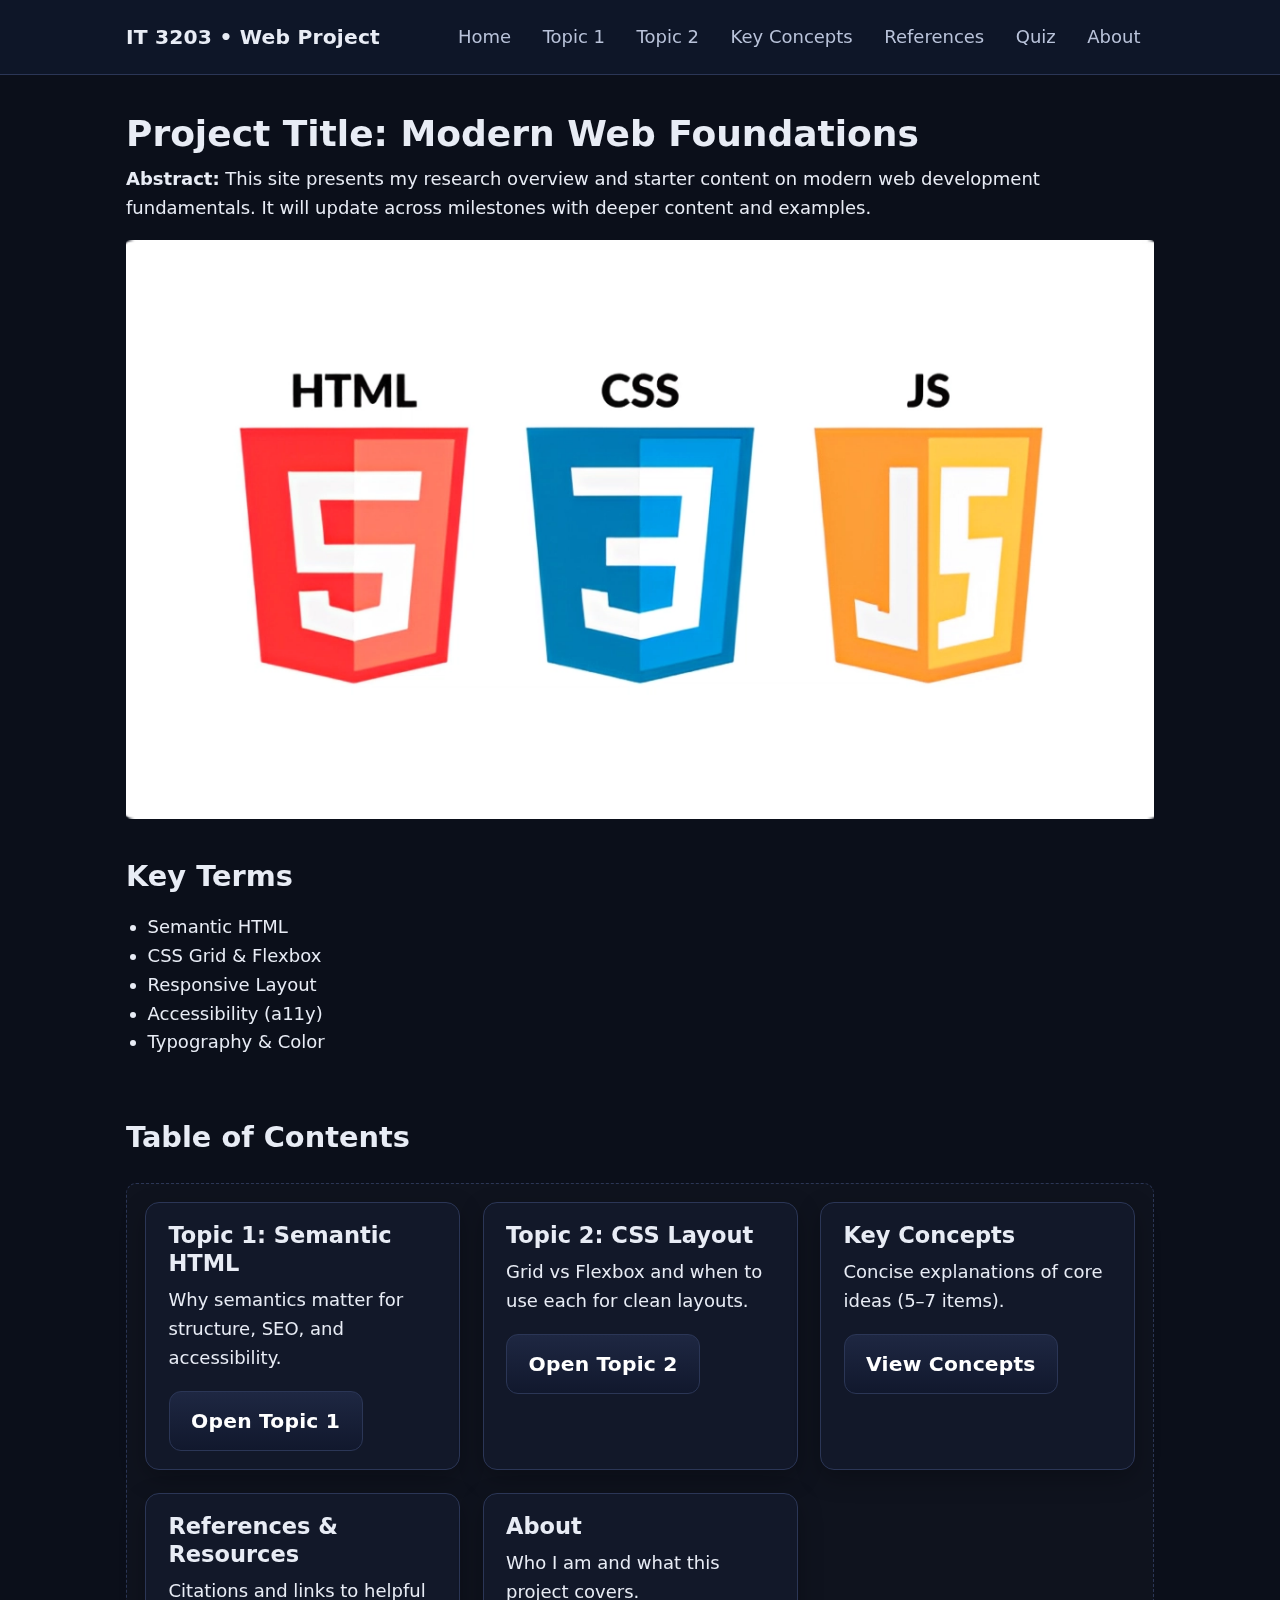
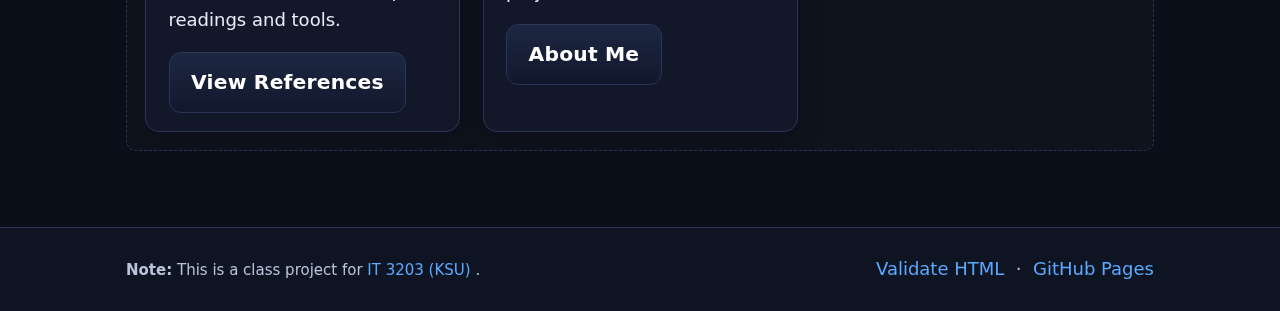
<file: index.html>
<!DOCTYPE html>
<html lang="en">
<head>
  <meta charset="UTF-8" />
  <meta name="viewport" content="width=device-width, initial-scale=1" />
  <title>Homepage | IT 3203 Project</title>
  <link rel="stylesheet" href="styles.css" />
</head>

<script src="app.js" defer></script>

<body>
  <!-- Header  -->

  <header>
    <div class="container nav" role="navigation" aria-label="Primary">
      <div class="brand">IT 3203 • Web Project</div>
   <button class="nav-toggle" aria-expanded="false" aria-controls="primary-nav" aria-label="Toggle menu">
  ☰
</button>
<nav id="primary-nav" aria-label="Primary">
  <a href="index.html">Home</a>
  <a href="topic1.html">Topic 1</a>
  <a href="topic2.html">Topic 2</a>
  <a href="concepts.html">Key Concepts</a>
  <a href="references.html">References</a>
  <a href="quiz.html">Quiz</a>
  <a href="about.html">About</a>
</nav>

    </div>
  </header>

  <main class="container">
    <!-- Hero / Abstract -->
    <section class="hero">
      <h1>Project Title: Modern Web Foundations</h1>
      <p>
        <strong>Abstract:</strong> This site presents my research overview and
        starter content on modern web development fundamentals. It will update
        across milestones with deeper content and examples.
      </p>
      <img src="https___dev-to-uploads.s3.amazonaws.com_uploads_articles_b26tpc3ijt5f5zwub9t8.webp" />
    </section>

    <!-- Key Terms (list requirement) -->
    <section>
      <h2>Key Terms</h2>
      <ul>
        <li>Semantic HTML</li>
        <li>CSS Grid & Flexbox</li>
        <li>Responsive Layout</li>
        <li>Accessibility (a11y)</li>
        <li>Typography & Color</li>
      </ul>
    </section>

    <!-- Table of Contents with cards -->
    <section aria-labelledby="toc-title" style="margin-top: var(--space-3);">
      <h2 id="toc-title">Table of Contents</h2>
      <div id="toc" class="grid">
        <article class="card">
          <h3>Topic 1: Semantic HTML</h3>
          <p>Why semantics matter for structure, SEO, and accessibility.</p>
          <a class="btn" href="topic1.html">Open Topic 1</a>
        </article>
        <article class="card">
          <h3>Topic 2: CSS Layout</h3>
          <p>Grid vs Flexbox and when to use each for clean layouts.</p>
          <a class="btn" href="topic2.html">Open Topic 2</a>
        </article>
        <article class="card">
          <h3>Key Concepts</h3>
          <p>Concise explanations of core ideas (5–7 items).</p>
          <a class="btn" href="concepts.html">View Concepts</a>
        </article>
        <article class="card">
          <h3>References & Resources</h3>
          <p>Citations and links to helpful readings and tools.</p>
          <a class="btn" href="references.html">View References</a>
        </article>
        <article class="card">
          <h3>About</h3>
          <p>Who I am and what this project covers.</p>
          <a class="btn" href="about.html">About Me</a>
        </article>
      </div>
    </section>
  </main>

  <!-- Footer (consistent across pages) -->
  <footer role="contentinfo">
    <div class="container footer-grid">
      <small>
        <strong>Note:</strong> This is a class project for
        <a class="text-link" href="https://ksuweb.github.io/IT3203/" target="_blank" rel="noopener noreferrer">
          IT 3203 (KSU)
        </a>.
      </small>
      <div>
        <a class="text-link" href="https://validator.w3.org/" target="_blank" rel="noopener noreferrer">Validate HTML</a>
        &nbsp;·&nbsp;
        <a class="text-link" href="https://pages.github.com/" target="_blank" rel="noopener noreferrer">GitHub Pages</a>
      </div>
    </div>
  </footer>
</body>
</html>
</file>
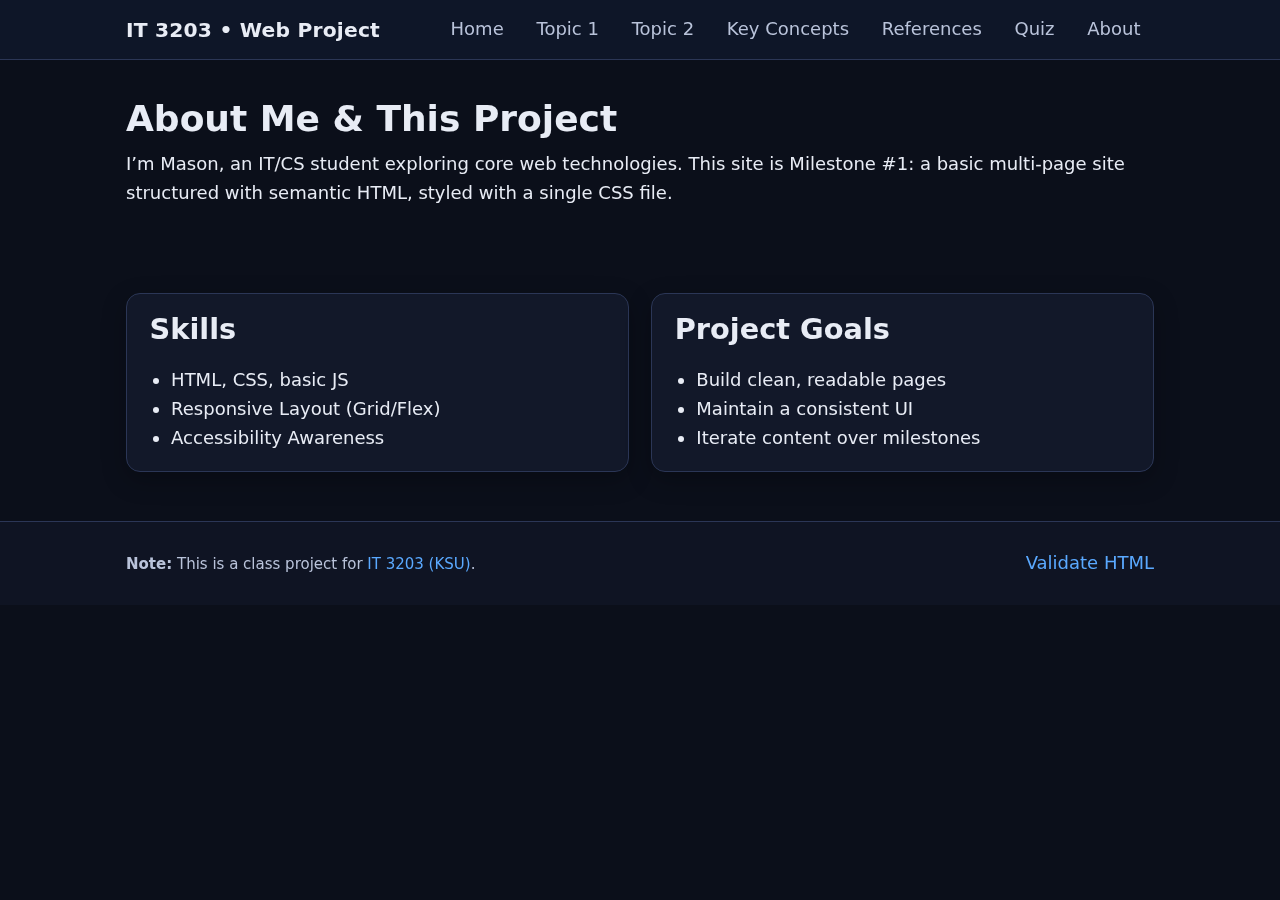
<file: about.html>
<!DOCTYPE html>
<html lang="en">
<head>
  <meta charset="UTF-8" />
  <meta name="viewport" content="width=device-width, initial-scale=1" />
  <title>About | IT 3203 Project</title>
  <link rel="stylesheet" href="styles.css" />
</head>
<body>
  <header>
    <div class="container nav" role="navigation" aria-label="Primary">
      <div class="brand">IT 3203 • Web Project</div>
      <nav>
        <a href="index.html">Home</a>
        <a href="topic1.html">Topic 1</a>
        <a href="topic2.html">Topic 2</a>
        <a href="concepts.html">Key Concepts</a>
        <a href="references.html">References</a>
        <a href="quiz.html">Quiz</a>
        <a href="about.html">About</a>
      </nav>
    </div>
  </header>

  <main class="container">
    <section class="hero">
      <h1>About Me & This Project</h1>
      <p>
        I’m Mason, an IT/CS student exploring core web technologies. This site is Milestone #1:
        a basic multi-page site structured with semantic HTML, styled with a single CSS file.
      </p>
    </section>

    <section class="grid">
      <article class="card">
        <h2>Skills</h2>
        <ul>
          <li>HTML, CSS, basic JS</li>
          <li>Responsive Layout (Grid/Flex)</li>
          <li>Accessibility Awareness</li>
        </ul>
      </article>
      <article class="card">
        <h2>Project Goals</h2>
        <ul>
          <li>Build clean, readable pages</li>
          <li>Maintain a consistent UI</li>
          <li>Iterate content over milestones</li>
        </ul>
      </article>
    </section>
  </main>

  <footer role="contentinfo">
    <div class="container footer-grid">
      <small><strong>Note:</strong> This is a class project for
        <a class="text-link" href="https://ksuweb.github.io/IT3203/" target="_blank" rel="noopener noreferrer">IT 3203 (KSU)</a>.
      </small>
      <div><a class="text-link" href="https://validator.w3.org/" target="_blank" rel="noopener noreferrer">Validate HTML</a></div>
    </div>
  </footer>
</body>
</html>
</file>
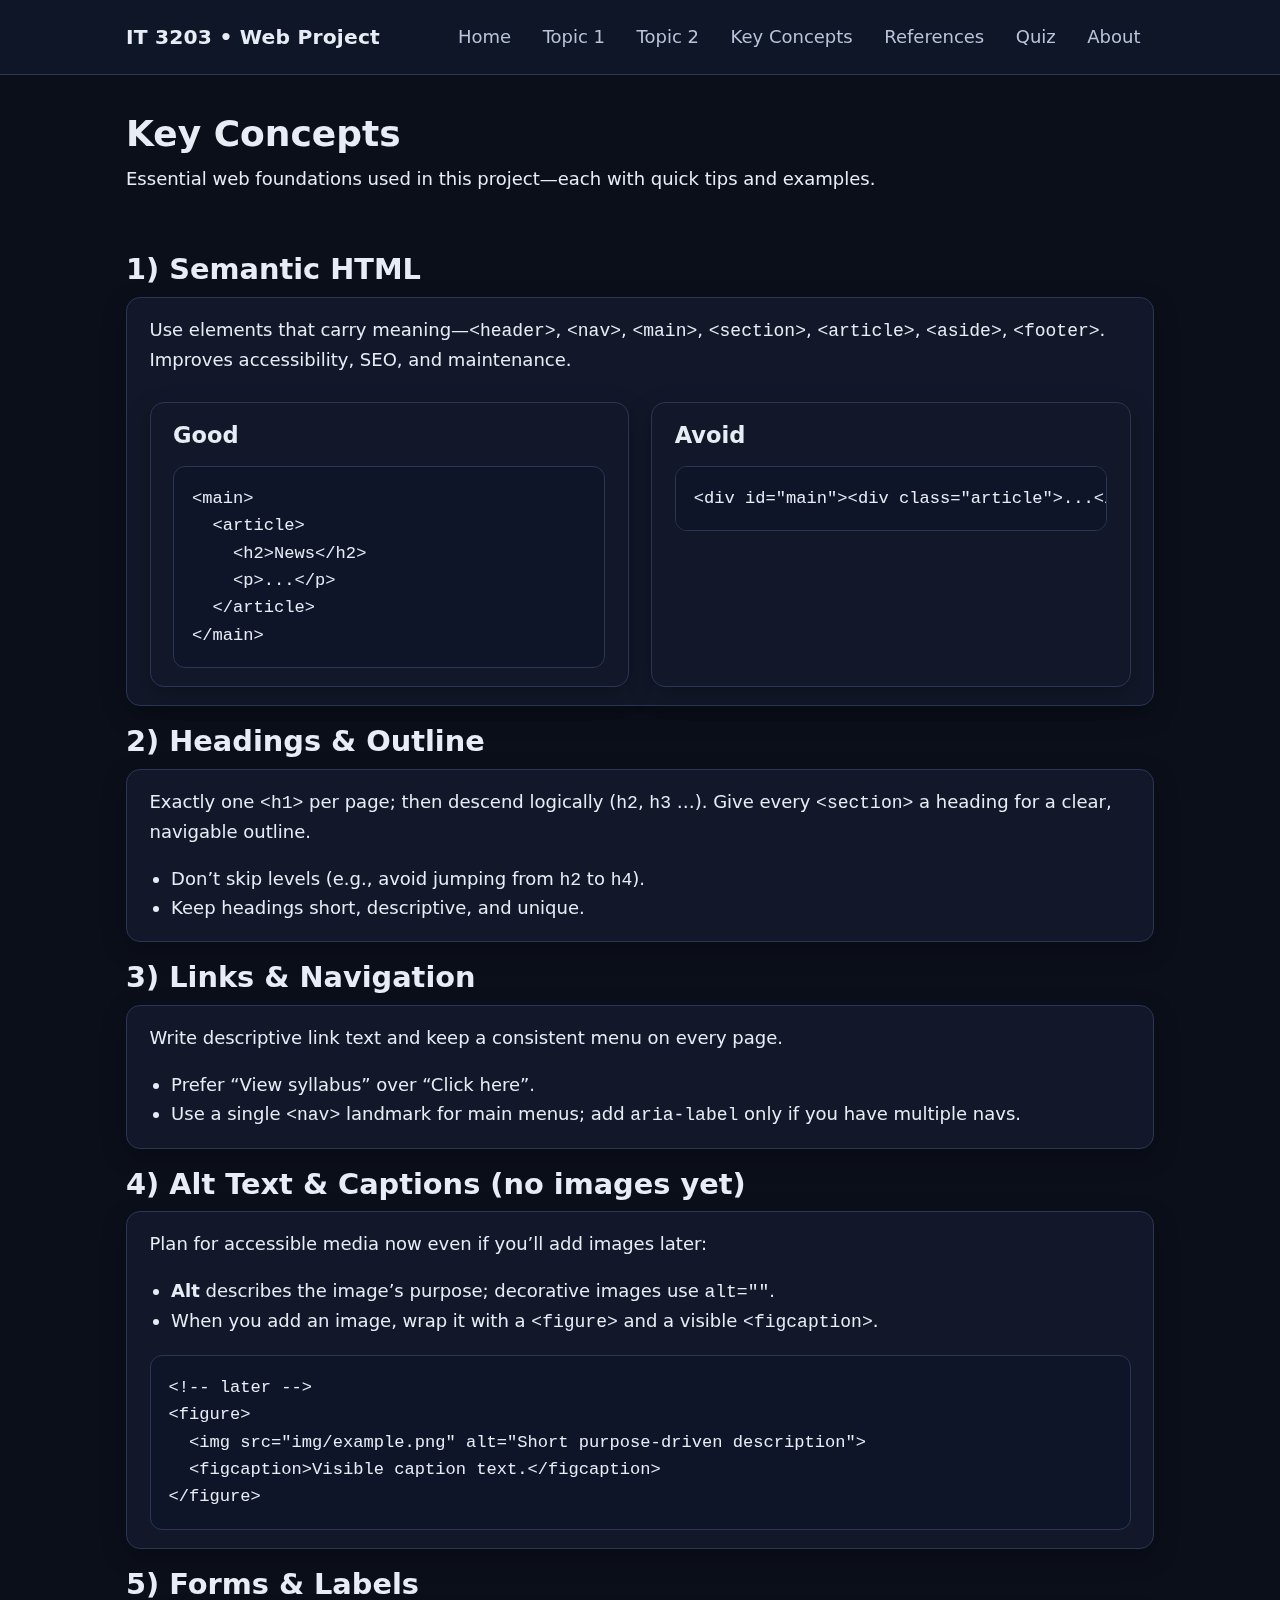
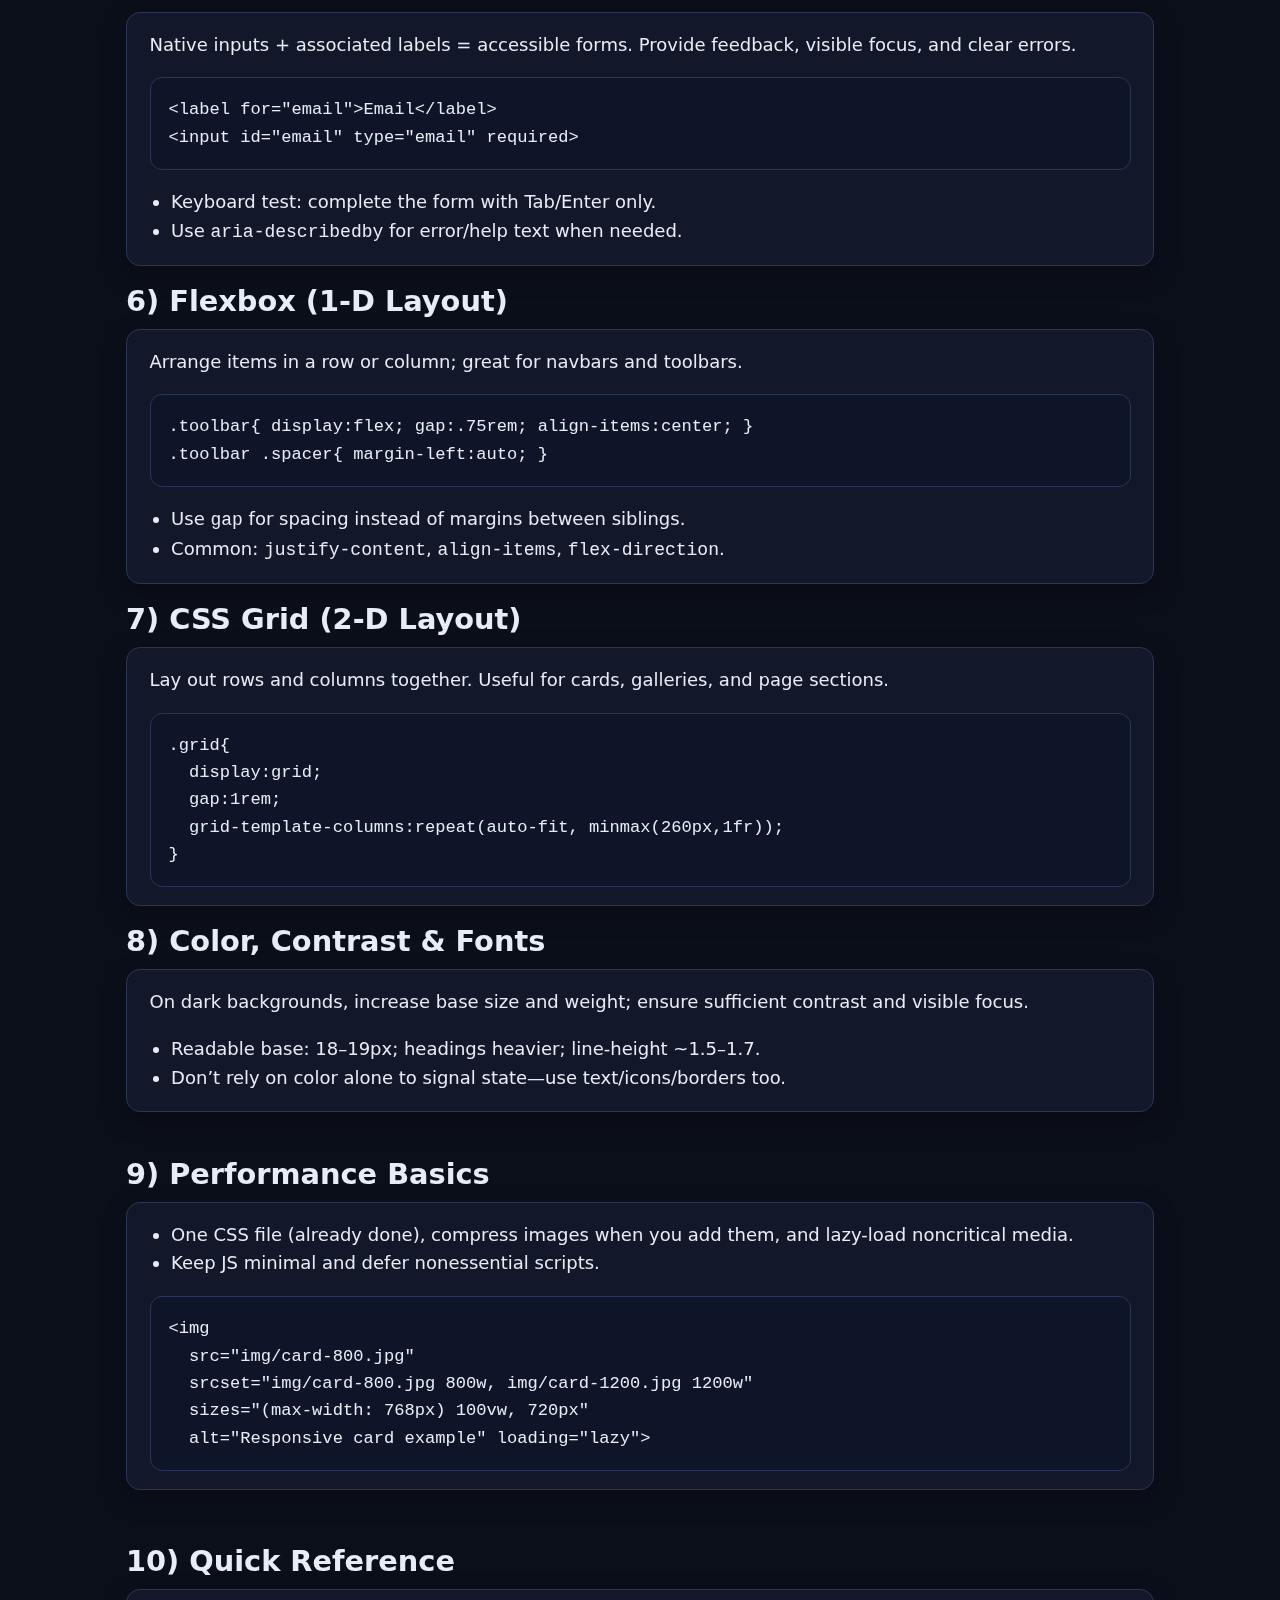
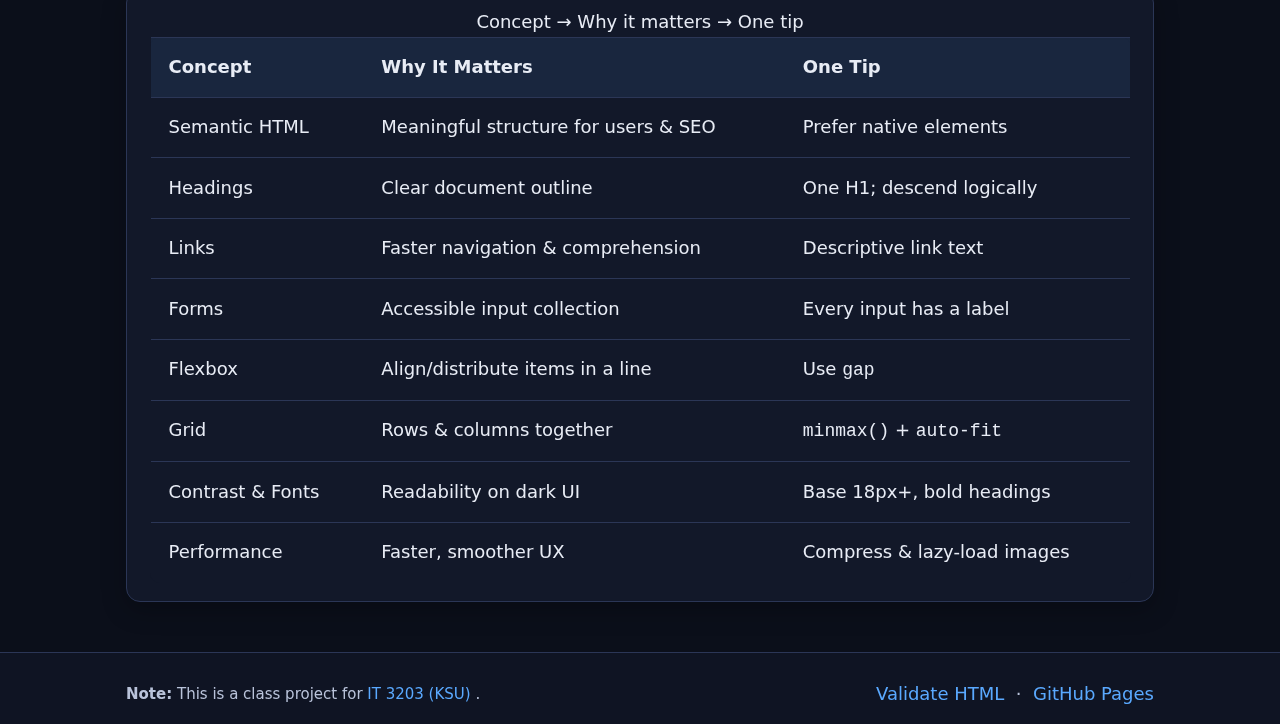
<file: concepts.html>
<!DOCTYPE html>
<html lang="en">
<head>
  <meta charset="UTF-8">
  <meta name="viewport" content="width=device-width, initial-scale=1">
  <title>Key Concepts | IT 3203 Project</title>
  <!-- If concepts.html is at repo root, keep this path. If it's in /pages/, use ../styles.css -->
  <link rel="stylesheet" href="styles.css">
</head>

<script src="app.js" defer></script>

<body>
  <!-- Shared header / nav -->
  <header>
    <div class="container nav">
      <div class="brand">IT 3203 • Web Project</div>
<button class="nav-toggle" aria-expanded="false" aria-controls="primary-nav" aria-label="Toggle menu">
  ☰
</button>
<nav id="primary-nav" aria-label="Primary">
  <a href="index.html">Home</a>
  <a href="topic1.html">Topic 1</a>
  <a href="topic2.html">Topic 2</a>
  <a href="concepts.html">Key Concepts</a>
  <a href="references.html">References</a>
  <a href="quiz.html">Quiz</a>
  <a href="about.html">About</a>
</nav>

    </div>
  </header>

  <main class="container">
    <section class="hero">
      <h1>Key Concepts</h1>
      <p>Essential web foundations used in this project—each with quick tips and examples.</p>
    </section>

    <section aria-labelledby="kc-semantic">
      <h2 id="kc-semantic">1) Semantic HTML</h2>
      <div class="card">
        <p>Use elements that carry meaning—<code>&lt;header&gt;</code>, <code>&lt;nav&gt;</code>, <code>&lt;main&gt;</code>, <code>&lt;section&gt;</code>, <code>&lt;article&gt;</code>, <code>&lt;aside&gt;</code>, <code>&lt;footer&gt;</code>. Improves accessibility, SEO, and maintenance.</p>
        <div class="grid">
          <article class="card">
            <h3>Good</h3>
            <pre class="code"><code>&lt;main&gt;
  &lt;article&gt;
    &lt;h2&gt;News&lt;/h2&gt;
    &lt;p&gt;...&lt;/p&gt;
  &lt;/article&gt;
&lt;/main&gt;</code></pre>
          </article>
          <article class="card">
            <h3>Avoid</h3>
            <pre class="code"><code>&lt;div id="main"&gt;&lt;div class="article"&gt;...&lt;/div&gt;&lt;/div&gt;</code></pre>
          </article>
        </div>
      </div>
    </section>

    <section aria-labelledby="kc-headings">
      <h2 id="kc-headings">2) Headings & Outline</h2>
      <div class="card">
        <p>Exactly one <code>&lt;h1&gt;</code> per page; then descend logically (<code>h2</code>, <code>h3</code> …). Give every <code>&lt;section&gt;</code> a heading for a clear, navigable outline.</p>
        <ul>
          <li>Don’t skip levels (e.g., avoid jumping from <code>h2</code> to <code>h4</code>).</li>
          <li>Keep headings short, descriptive, and unique.</li>
        </ul>
      </div>
    </section>

    <section aria-labelledby="kc-links">
      <h2 id="kc-links">3) Links & Navigation</h2>
      <div class="card">
        <p>Write descriptive link text and keep a consistent menu on every page.</p>
        <ul>
          <li>Prefer “View syllabus” over “Click here”.</li>
          <li>Use a single <code>&lt;nav&gt;</code> landmark for main menus; add <code>aria-label</code> only if you have multiple navs.</li>
        </ul>
      </div>
    </section>

    <section aria-labelledby="kc-images">
      <h2 id="kc-images">4) Alt Text & Captions (no images yet)</h2>
      <div class="card">
        <p>Plan for accessible media now even if you’ll add images later:</p>
        <ul>
          <li><strong>Alt</strong> describes the image’s purpose; decorative images use <code>alt=""</code>.</li>
          <li>When you add an image, wrap it with a <code>&lt;figure&gt;</code> and a visible <code>&lt;figcaption&gt;</code>.</li>
        </ul>
        <pre class="code"><code>&lt;!-- later --&gt;
&lt;figure&gt;
  &lt;img src="img/example.png" alt="Short purpose-driven description"&gt;
  &lt;figcaption&gt;Visible caption text.&lt;/figcaption&gt;
&lt;/figure&gt;</code></pre>
      </div>
    </section>

    <section aria-labelledby="kc-forms">
      <h2 id="kc-forms">5) Forms & Labels</h2>
      <div class="card">
        <p>Native inputs + associated labels = accessible forms. Provide feedback, visible focus, and clear errors.</p>
        <pre class="code"><code>&lt;label for="email"&gt;Email&lt;/label&gt;
&lt;input id="email" type="email" required&gt;</code></pre>
        <ul>
          <li>Keyboard test: complete the form with Tab/Enter only.</li>
          <li>Use <code>aria-describedby</code> for error/help text when needed.</li>
        </ul>
      </div>
    </section>

    <section aria-labelledby="kc-flex">
      <h2 id="kc-flex">6) Flexbox (1-D Layout)</h2>
      <div class="card">
        <p>Arrange items in a row or column; great for navbars and toolbars.</p>
        <pre class="code"><code>.toolbar{ display:flex; gap:.75rem; align-items:center; }
.toolbar .spacer{ margin-left:auto; }</code></pre>
        <ul>
          <li>Use <code>gap</code> for spacing instead of margins between siblings.</li>
          <li>Common: <code>justify-content</code>, <code>align-items</code>, <code>flex-direction</code>.</li>
        </ul>
      </div>
    </section>

    <section aria-labelledby="kc-grid">
      <h2 id="kc-grid">7) CSS Grid (2-D Layout)</h2>
      <div class="card">
        <p>Lay out rows and columns together. Useful for cards, galleries, and page sections.</p>
        <pre class="code"><code>.grid{
  display:grid;
  gap:1rem;
  grid-template-columns:repeat(auto-fit, minmax(260px,1fr));
}</code></pre>
      </div>
    </section>

    <section aria-labelledby="kc-contrast">
      <h2 id="kc-contrast">8) Color, Contrast & Fonts</h2>
      <div class="card">
        <p>On dark backgrounds, increase base size and weight; ensure sufficient contrast and visible focus.</p>
        <ul>
          <li>Readable base: 18–19px; headings heavier; line-height ~1.5–1.7.</li>
          <li>Don’t rely on color alone to signal state—use text/icons/borders too.</li>
        </ul>
      </div>
    </section>

    <section aria-labelledby="kc-performance" style="margin-top:var(--space-3);">
      <h2 id="kc-performance">9) Performance Basics</h2>
      <div class="card">
        <ul>
          <li>One CSS file (already done), compress images when you add them, and lazy-load noncritical media.</li>
          <li>Keep JS minimal and defer nonessential scripts.</li>
        </ul>
        <pre class="code"><code>&lt;img
  src="img/card-800.jpg"
  srcset="img/card-800.jpg 800w, img/card-1200.jpg 1200w"
  sizes="(max-width: 768px) 100vw, 720px"
  alt="Responsive card example" loading="lazy"&gt;</code></pre>
      </div>
    </section>

    <section aria-labelledby="kc-table" style="margin-top:var(--space-4);">
      <h2 id="kc-table">10) Quick Reference</h2>
      <div class="card">
        <table class="table">
          <caption>Concept → Why it matters → One tip</caption>
          <thead>
            <tr>
              <th scope="col">Concept</th>
              <th scope="col">Why It Matters</th>
              <th scope="col">One Tip</th>
            </tr>
          </thead>
          <tbody>
            <tr><td>Semantic HTML</td><td>Meaningful structure for users & SEO</td><td>Prefer native elements</td></tr>
            <tr><td>Headings</td><td>Clear document outline</td><td>One H1; descend logically</td></tr>
            <tr><td>Links</td><td>Faster navigation & comprehension</td><td>Descriptive link text</td></tr>
            <tr><td>Forms</td><td>Accessible input collection</td><td>Every input has a label</td></tr>
            <tr><td>Flexbox</td><td>Align/distribute items in a line</td><td>Use <code>gap</code></td></tr>
            <tr><td>Grid</td><td>Rows & columns together</td><td><code>minmax()</code> + <code>auto-fit</code></td></tr>
            <tr><td>Contrast & Fonts</td><td>Readability on dark UI</td><td>Base 18px+, bold headings</td></tr>
            <tr><td>Performance</td><td>Faster, smoother UX</td><td>Compress & lazy-load images</td></tr>
          </tbody>
        </table>
      </div>
    </section>
  </main>

  <!-- Shared footer -->
  <footer>
    <div class="container footer-grid">
      <small>
        <strong>Note:</strong> This is a class project for
        <a class="text-link" href="https://ksuweb.github.io/IT3203/" target="_blank" rel="noopener noreferrer">
          IT 3203 (KSU)
        </a>.
      </small>
      <div>
        <a class="text-link" href="https://validator.w3.org/" target="_blank" rel="noopener noreferrer">Validate HTML</a>
        &nbsp;·&nbsp;
        <a class="text-link" href="https://pages.github.com/" target="_blank" rel="noopener noreferrer">GitHub Pages</a>
      </div>
    </div>
  </footer>
</body>
</html>
</file>
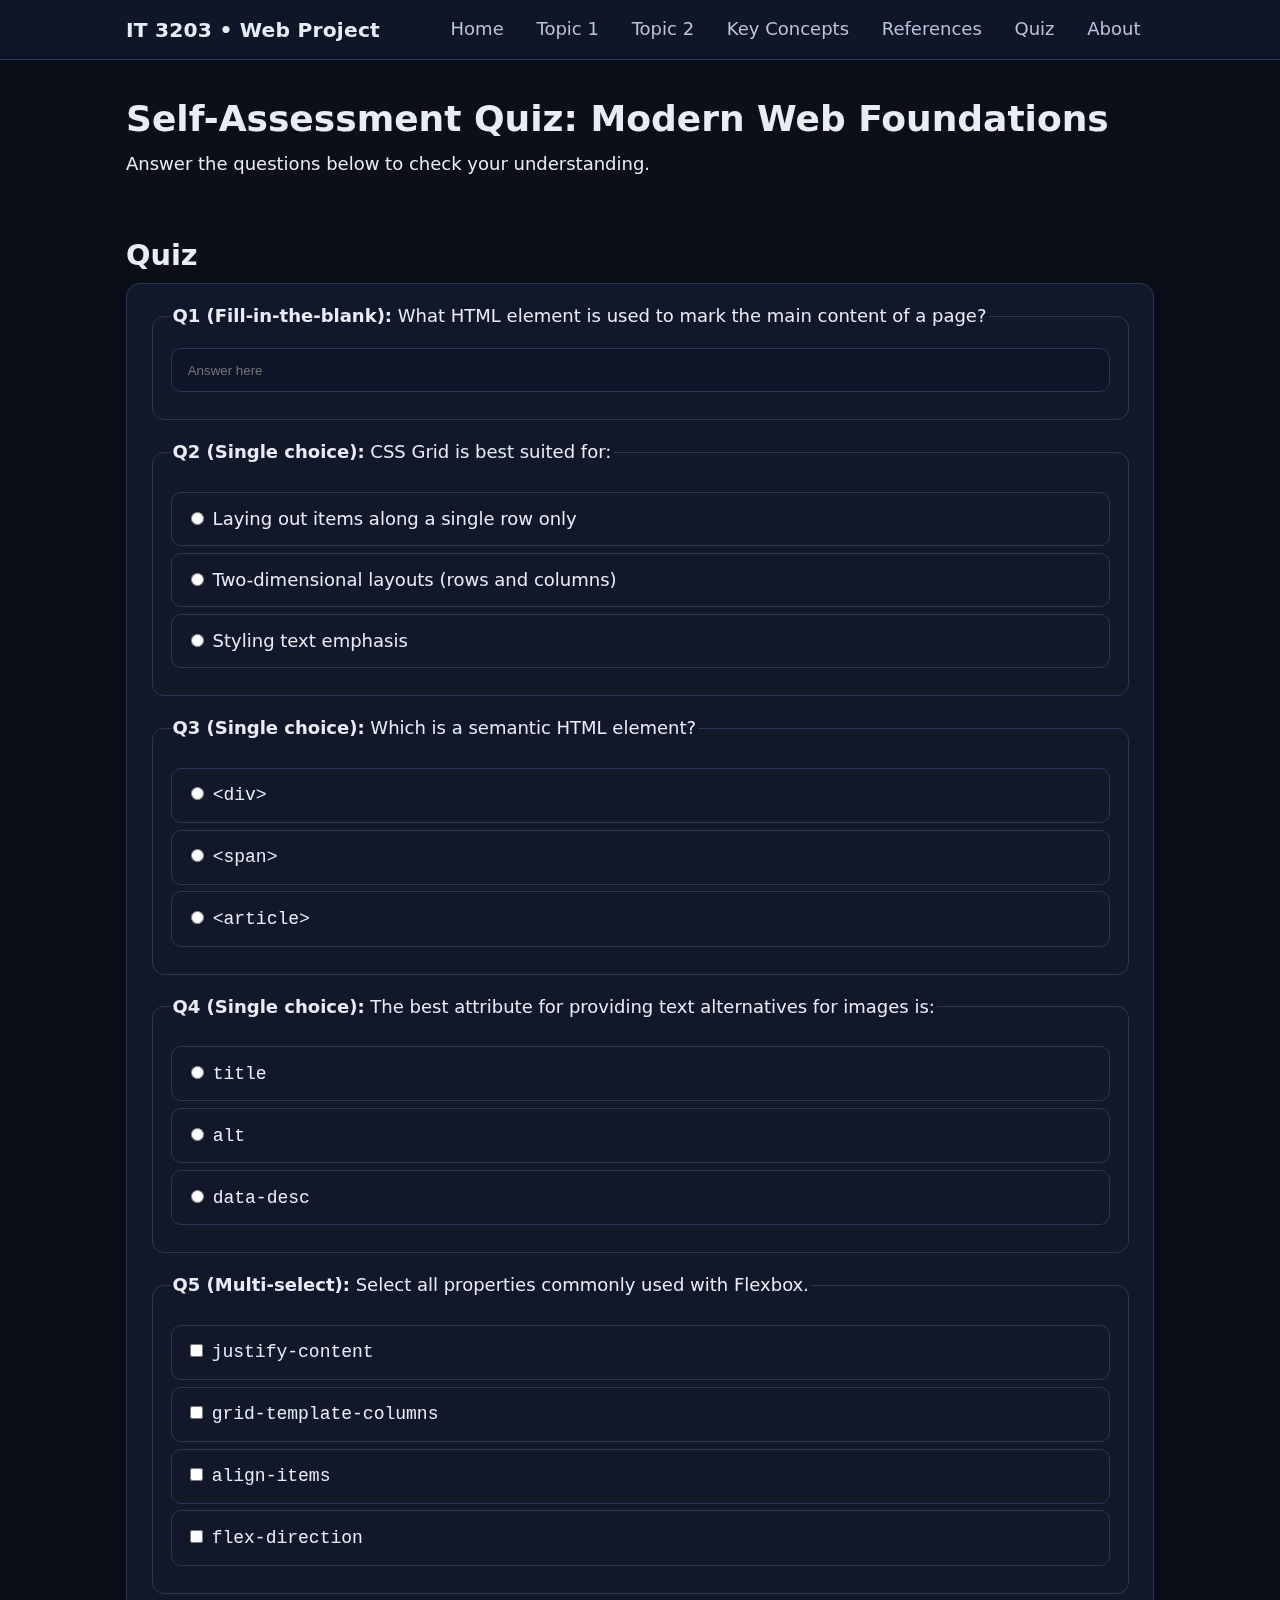
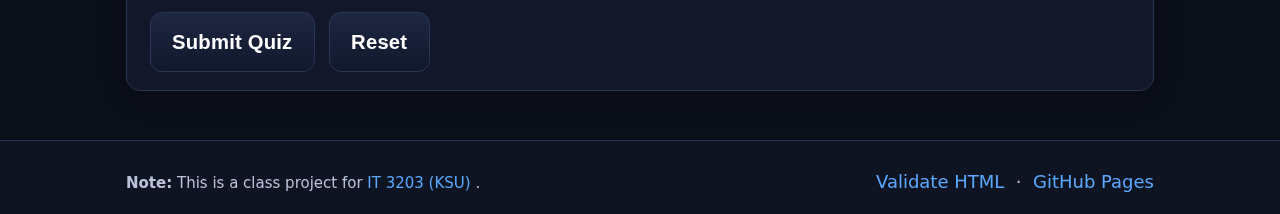
<file: quiz.html>
<!DOCTYPE html>
<html lang="en">
<head>
  <meta charset="UTF-8">
  <meta name="viewport" content="width=device-width, initial-scale=1">
  <title>Quiz | IT 3203 Project</title>
  <link rel="stylesheet" href="styles.css">
</head>
<body>
  <!--
    IT 3203 • Milestone 2 — Quiz
    - Types: 1 fill-in-the-blank, 3 single-choice, 1 multi-select.
    - On submit: show score, tiered result message, and per-question feedback.
    - Reset clears inputs and results.
  -->
  <header>
    <div class="container nav">
      <div class="brand">IT 3203 • Web Project</div>
      <nav aria-label="Primary">
        <a href="index.html">Home</a>
        <a href="topic1.html">Topic 1</a>
        <a href="topic2.html">Topic 2</a>
        <a href="concepts.html">Key Concepts</a>
        <a href="references.html">References</a>
        <a href="quiz.html" aria-current="page">Quiz</a>
        <a href="about.html">About</a>
        
      </nav>
    </div>
  </header>

  <main class="container">
    <section class="hero">
      <h1>Self-Assessment Quiz: Modern Web Foundations</h1>
      <p>Answer the questions below to check your understanding.</p>
    </section>

    <section aria-labelledby="quiz-title">
      <h2 id="quiz-title">Quiz</h2>

      <!-- Quiz Form -->
      <form id="quiz-form" novalidate class="quiz-form card" autocomplete="off">
        <!-- Q1: Fill-in-the-blank -->
        <fieldset>
          <legend><strong>Q1 (Fill-in-the-blank):</strong> What HTML element is used to mark the main content of a page?</legend>
          <label for="q1" class="sr-only">Your answer</label>
          <input id="q1" name="q1" type="text" placeholder="Answer here">
          <div class="q-feedback" id="q1-feedback" aria-live="polite"></div>
        </fieldset>

        <!-- Q2: Single-choice -->
        <fieldset>
          <legend><strong>Q2 (Single choice):</strong> CSS Grid is best suited for:</legend>
          <label class="choice">
            <input type="radio" name="q2" value="a"> Laying out items along a single row only
          </label>
          <label class="choice">
            <input type="radio" name="q2" value="b"> Two-dimensional layouts (rows and columns)
          </label>
          <label class="choice">
            <input type="radio" name="q2" value="c"> Styling text emphasis
          </label>
          <div class="q-feedback" id="q2-feedback" aria-live="polite"></div>
        </fieldset>

        <!-- Q3: Single-choice -->
        <fieldset>
          <legend><strong>Q3 (Single choice):</strong> Which is a semantic HTML element?</legend>
          <label class="choice">
            <input type="radio" name="q3" value="a"> <code>&lt;div&gt;</code>
          </label>
          <label class="choice">
            <input type="radio" name="q3" value="b"> <code>&lt;span&gt;</code>
          </label>
          <label class="choice">
            <input type="radio" name="q3" value="c"> <code>&lt;article&gt;</code>
          </label>
          <div class="q-feedback" id="q3-feedback" aria-live="polite"></div>
        </fieldset>

        <!-- Q4: Single-choice -->
        <fieldset>
          <legend><strong>Q4 (Single choice):</strong> The best attribute for providing text alternatives for images is:</legend>
          <label class="choice">
            <input type="radio" name="q4" value="a"> <code>title</code>
          </label>
          <label class="choice">
            <input type="radio" name="q4" value="b"> <code>alt</code>
          </label>
          <label class="choice">
            <input type="radio" name="q4" value="c"> <code>data-desc</code>
          </label>
          <div class="q-feedback" id="q4-feedback" aria-live="polite"></div>
        </fieldset>

        <!-- Q5: Multi-select -->
        <fieldset>
          <legend><strong>Q5 (Multi-select):</strong> Select all properties commonly used with Flexbox.</legend>
          <label class="choice">
            <input type="checkbox" name="q5" value="justify-content"> <code>justify-content</code>
          </label>
          <label class="choice">
            <input type="checkbox" name="q5" value="grid-template-columns"> <code>grid-template-columns</code>
          </label>
          <label class="choice">
            <input type="checkbox" name="q5" value="align-items"> <code>align-items</code>
          </label>
          <label class="choice">
            <input type="checkbox" name="q5" value="flex-direction"> <code>flex-direction</code>
          </label>
          <div class="q-feedback" id="q5-feedback" aria-live="polite"></div>
        </fieldset>

        <!-- Actions -->
        <div class="quiz-actions">
          <button type="submit" class="btn">Submit Quiz</button>
          <button type="button" id="reset-btn" class="btn" aria-label="Reset quiz and clear results">Reset</button>
        </div>
      </form>

      <!-- Results area (filled by JS after submit) -->
      <div id="results" class="card results" hidden>
        <h3>Results</h3>
        <p id="overall" aria-live="polite"></p>
        <p><span id="score-badge" class="score-badge">Score: 0/5</span></p>

        <div class="per-question">
          <h4>Per-question feedback</h4>
          <ol id="per-question-list"></ol>
        </div>
      </div>
    </section>
  </main>

  <footer>
    <div class="container footer-grid">
      <small>
        <strong>Note:</strong> This is a class project for
        <a class="text-link" href="https://ksuweb.github.io/IT3203/" target="_blank" rel="noopener noreferrer">
          IT 3203 (KSU)
        </a>.
      </small>
      <div>
        <a class="text-link" href="https://validator.w3.org/" target="_blank" rel="noopener noreferrer">Validate HTML</a>
        &nbsp;·&nbsp;
        <a class="text-link" href="https://pages.github.com/" target="_blank" rel="noopener noreferrer">GitHub Pages</a>
      </div>
    </div>
  </footer>

 
<script>
/* ==========================================================
   IT 3203 • Milestone 2 — Quiz Logic with color coding
   - Adds .is-correct / .is-incorrect to each fieldset
   - Colors selected labels: .correct / .incorrect
   - Shows the correct option with .answer when user is wrong
========================================================== */
(function () {
  const form = document.getElementById('quiz-form');
  const resultsCard = document.getElementById('results');
  const overallEl = document.getElementById('overall');
  const scoreBadge = document.getElementById('score-badge');
  const perList = document.getElementById('per-question-list');

  const normalize = s => (s || '').toString().trim().toLowerCase();
  const stripAngles = str =>
    str.replace(/</g, '').replace(/&lt;/g, '')
       .replace(/>/g, '').replace(/&gt;/g, '');

  function setFieldsetState(el, ok){
    if (!el) return;
    el.classList.remove('is-correct','is-incorrect');
    el.classList.add(ok ? 'is-correct' : 'is-incorrect');
  }
  function clearChoicesState(inputs){
    inputs.forEach(inp => {
      const lab = inp.closest('label');
      if (lab) lab.classList.remove('correct','incorrect','answer');
      inp.classList.remove('correct','incorrect');
    });
  }

  function checkQ1() {
    const input = document.getElementById('q1');
    const fs = input.closest('fieldset');
    const val = normalize(stripAngles(input.value));
    const ok = (val === 'main');

    setFieldsetState(fs, ok);

    const fb = document.getElementById('q1-feedback');
    fb.textContent = ok ? 'Correct' : 'Incorrect — Correct answer: <main>';
    fb.className = 'q-feedback ' + (ok ? 'correct' : 'incorrect');

    // Input outline color (optional)
    input.classList.remove('correct','incorrect');
    input.classList.add(ok ? 'correct' : 'incorrect');

    return ok ? 1 : 0;
  }

  function getChecked(name) {
    return Array.from(document.querySelectorAll('input[name="' + name + '"]:checked')).map(i => i.value);
  }

  function checkSingle(name, correctVal, fbId, correctText) {
    const group = Array.from(document.querySelectorAll('input[name="' + name + '"]'));
    const fs = group[0] ? group[0].closest('fieldset') : null;

    const pick = getChecked(name)[0] || null;
    const ok = pick === correctVal;

    // Color the fieldset
    setFieldsetState(fs, ok);

    // Clear previous label states
    clearChoicesState(group);

    // Mark selected label correct/incorrect
    group.forEach(inp => {
      const lab = inp.closest('label');
      if (!lab) return;
      if (inp.checked) lab.classList.add(ok ? 'correct' : 'incorrect');
      // If wrong, also mark the correct answer visibly
      if (!ok && inp.value === correctVal) lab.classList.add('answer');
    });

    // Inline feedback line
    const fb = document.getElementById(fbId);
    fb.textContent = ok ? 'Correct' : 'Incorrect — Correct answer: ' + correctText;
    fb.className = 'q-feedback ' + (ok ? 'correct' : 'incorrect');

    return ok ? 1 : 0;
  }

  function checkMulti(name, correctSet, fbId) {
    const group = Array.from(document.querySelectorAll('input[name="' + name + '"]'));
    const fs = group[0] ? group[0].closest('fieldset') : null;

    const picks = new Set(getChecked(name));
    const expected = new Set(correctSet);

    // exact set match
    let ok = (picks.size === expected.size);
    if (ok) { for (const v of expected) { if (!picks.has(v)) { ok = false; break; } } }

    setFieldsetState(fs, ok);

    // Clear labels, then color checked items and reveal missed correct ones
    clearChoicesState(group);
    group.forEach(inp => {
      const lab = inp.closest('label');
      if (!lab) return;
      const isExpected = expected.has(inp.value);
      if (inp.checked) {
        lab.classList.add(isExpected ? 'correct' : 'incorrect');
      } else if (!ok && isExpected) {
        // user missed this correct choice
        lab.classList.add('answer');
      }
    });

    const fb = document.getElementById(fbId);
    const answerText = Array.from(expected).join(', ');
    fb.textContent = ok ? 'Correct' : 'Incorrect — Correct answers: ' + answerText;
    fb.className = 'q-feedback ' + (ok ? 'correct' : 'incorrect');

    return ok ? 1 : 0;
  }

  function perQuestionSummary(items) {
    if (!perList) return;
    perList.innerHTML = '';
    items.forEach((it, idx) => {
      const li = document.createElement('li');
      li.textContent = 'Q' + (idx + 1) + ': ' + (it.ok ? 'Correct' : 'Incorrect') + ' — ' + it.msg;
      perList.appendChild(li);
    });
  }

  function tierForScore(total) {
    switch (total) {
      case 1: return { msg: 'Try again', tier: 'tier-1' };
      case 2: return { msg: 'Not quite', tier: 'tier-2' };
      case 3: return { msg: 'You passed', tier: 'tier-3' };
      case 4: return { msg: 'Good job', tier: 'tier-4' };
      case 5: return { msg: 'Excellent!', tier: 'tier-5' };
      default: return { msg: 'Keep practicing', tier: 'tier-0' }; // 0/5
    }
  }

  form.addEventListener('submit', function (e) {
    e.preventDefault();

    const s1 = checkQ1();
    const s2 = checkSingle('q2', 'b', 'q2-feedback', 'Two-dimensional layouts');
    const s3 = checkSingle('q3', 'c', 'q3-feedback', '<article>');
    const s4 = checkSingle('q4', 'b', 'q4-feedback', 'alt');
    const s5 = checkMulti('q5', ['justify-content','align-items','flex-direction'], 'q5-feedback');

    const total = s1 + s2 + s3 + s4 + s5;

    // Show results
    resultsCard.hidden = false;

    // Score badge + tiered message/colors
    scoreBadge.textContent = 'Score: ' + total + '/5';
    const { msg, tier } = tierForScore(total);
    overallEl.textContent = 'Result: ' + msg;
    scoreBadge.className = 'score-badge ' + tier;
    overallEl.className = tier;

    // Per-question summary
    const msgs = [
      { ok: !!s1, msg: 'Element for main page content is <main>.' },
      { ok: !!s2, msg: 'Grid is for two-dimensional layouts (rows + columns).' },
      { ok: !!s3, msg: '<article> is semantic; <div>/<span> are generic.' },
      { ok: !!s4, msg: 'Use alt for meaningful image text alternatives.' },
      { ok: !!s5, msg: 'Flexbox commonly uses justify-content, align-items, flex-direction.' }
    ];
    perQuestionSummary(msgs);

    resultsCard.scrollIntoView({ behavior: 'smooth', block: 'start' });
  });

  document.getElementById('reset-btn').addEventListener('click', function () {
    form.reset();

    // Clear feedback text/classes
    document.querySelectorAll('.q-feedback').forEach(el => {
      el.textContent = '';
      el.className = 'q-feedback';
    });

    // Clear fieldset and label states
    document.querySelectorAll('.quiz-form fieldset').forEach(fs => {
      fs.classList.remove('is-correct','is-incorrect');
    });
    document.querySelectorAll('label.choice').forEach(lab => {
      lab.classList.remove('correct','incorrect','answer');
    });
    document.querySelectorAll('#quiz-form input').forEach(inp => {
      inp.classList.remove('correct','incorrect');
    });

    // Hide results
    resultsCard.hidden = true;
    overallEl.textContent = '';
    overallEl.className = '';
    scoreBadge.textContent = 'Score: 0/5';
    scoreBadge.className = 'score-badge';
    if (perList) perList.innerHTML = '';
  });
})();
</script>
</file>
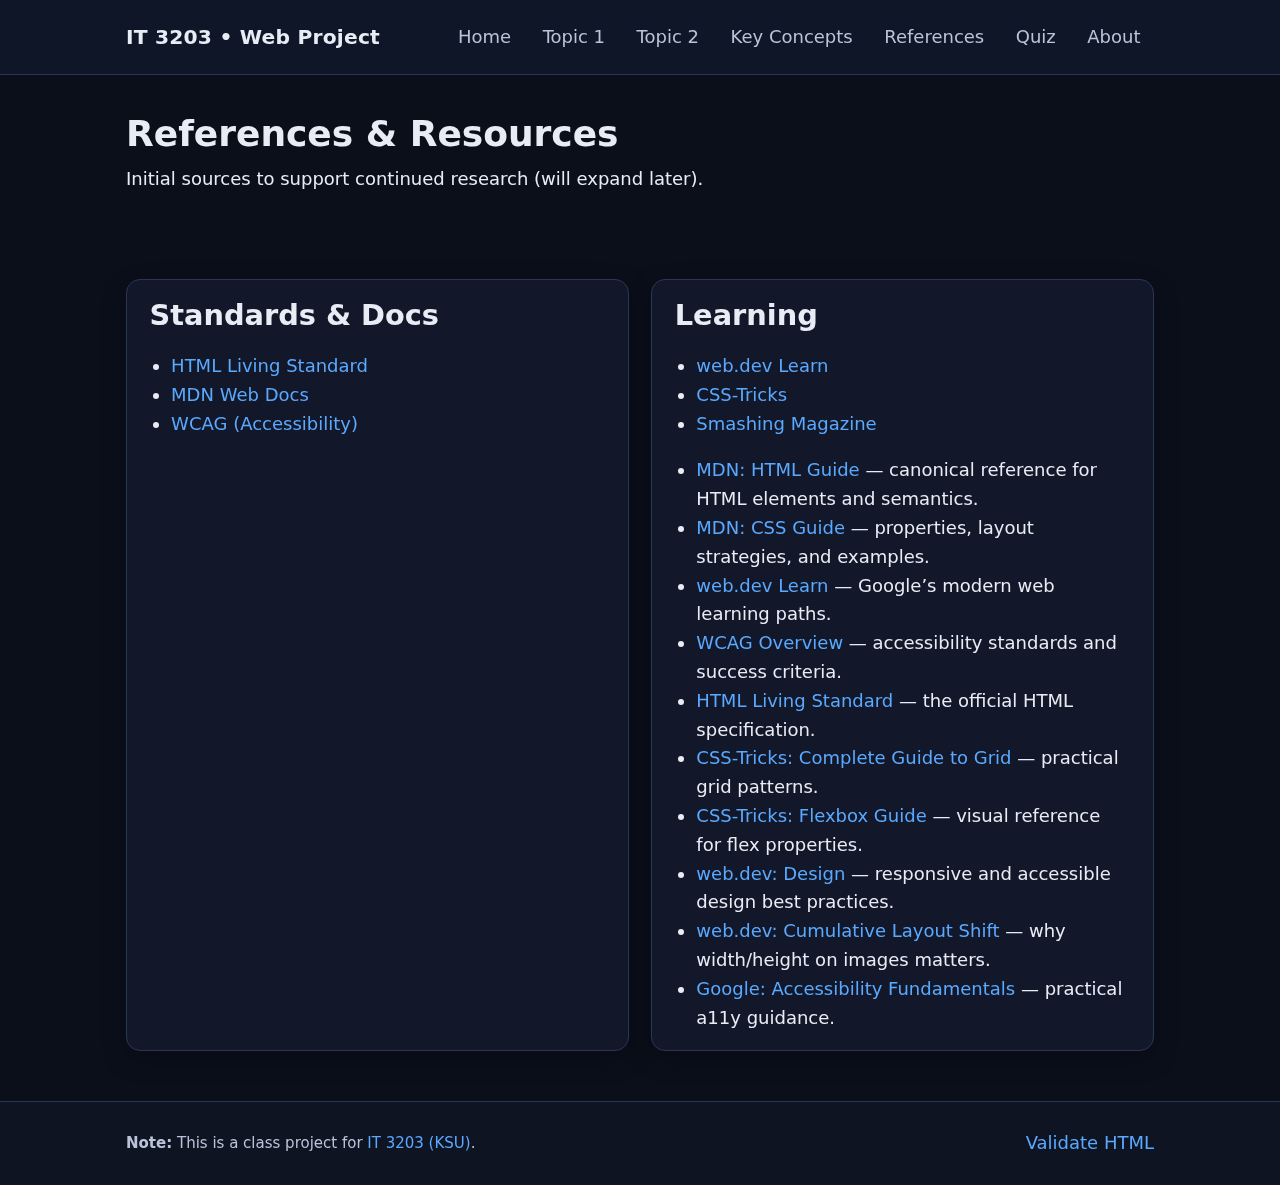
<file: references.html>
<!DOCTYPE html>
<html lang="en">
<head>
  <meta charset="UTF-8" />
  <meta name="viewport" content="width=device-width, initial-scale=1" />
  <title>References & Resources | IT 3203</title>
  <link rel="stylesheet" href="styles.css" />
</head>
<body>
  <header>
    <div class="container nav">
      <div class="brand">IT 3203 • Web Project</div>
      <button class="nav-toggle" aria-expanded="false" aria-controls="primary-nav" aria-label="Toggle menu">☰</button>
      <nav id="primary-nav" aria-label="Primary">
        <a href="index.html">Home</a>
        <a href="topic1.html">Topic 1</a>
        <a href="topic2.html">Topic 2</a>
        <a href="concepts.html">Key Concepts</a>
        <a href="references.html" aria-current="page">References</a>
        <a href="quiz.html">Quiz</a>
        <a href="about.html">About</a>
      </nav>
    </div>
  </header>

  <main class="container">
    <section class="hero">
      <h1>References & Resources</h1>
      <p>Initial sources to support continued research (will expand later).</p>
    </section>

    <section class="grid">
      <article class="card">
        <h2>Standards & Docs</h2>
        <ul>
          <li><a class="text-link" href="https://html.spec.whatwg.org/" target="_blank" rel="noopener noreferrer">HTML Living Standard</a></li>
          <li><a class="text-link" href="https://developer.mozilla.org/" target="_blank" rel="noopener noreferrer">MDN Web Docs</a></li>
          <li><a class="text-link" href="https://www.w3.org/WAI/standards-guidelines/wcag/" target="_blank" rel="noopener noreferrer">WCAG (Accessibility)</a></li>
        </ul>
      </article>
      <article class="card">
        <h2>Learning</h2>
        <ul>
          <li><a class="text-link" href="https://web.dev/learn/" target="_blank" rel="noopener noreferrer">web.dev Learn</a></li>
          <li><a class="text-link" href="https://css-tricks.com/" target="_blank" rel="noopener noreferrer">CSS-Tricks</a></li>
          <li><a class="text-link" href="https://smashingmagazine.com/" target="_blank" rel="noopener noreferrer">Smashing Magazine</a></li>
          
        </ul>

        <ul>
  <li><a class="text-link" href="https://developer.mozilla.org/docs/Web/HTML" target="_blank" rel="noopener noreferrer">MDN: HTML Guide</a> — canonical reference for HTML elements and semantics.</li>
  <li><a class="text-link" href="https://developer.mozilla.org/docs/Web/CSS" target="_blank" rel="noopener noreferrer">MDN: CSS Guide</a> — properties, layout strategies, and examples.</li>
  <li><a class="text-link" href="https://web.dev/learn" target="_blank" rel="noopener noreferrer">web.dev Learn</a> — Google’s modern web learning paths.</li>
  <li><a class="text-link" href="https://www.w3.org/WAI/standards-guidelines/wcag/" target="_blank" rel="noopener noreferrer">WCAG Overview</a> — accessibility standards and success criteria.</li>
  <li><a class="text-link" href="https://html.spec.whatwg.org/" target="_blank" rel="noopener noreferrer">HTML Living Standard</a> — the official HTML specification.</li>
  <li><a class="text-link" href="https://css-tricks.com/snippets/css/complete-guide-grid/" target="_blank" rel="noopener noreferrer">CSS-Tricks: Complete Guide to Grid</a> — practical grid patterns.</li>
  <li><a class="text-link" href="https://css-tricks.com/snippets/css/a-guide-to-flexbox/" target="_blank" rel="noopener noreferrer">CSS-Tricks: Flexbox Guide</a> — visual reference for flex properties.</li>
  <li><a class="text-link" href="https://web.dev/learn/design/" target="_blank" rel="noopener noreferrer">web.dev: Design</a> — responsive and accessible design best practices.</li>
  <li><a class="text-link" href="https://web.dev/cls/" target="_blank" rel="noopener noreferrer">web.dev: Cumulative Layout Shift</a> — why width/height on images matters.</li>
  <li><a class="text-link" href="https://developers.google.com/web/fundamentals/accessibility" target="_blank" rel="noopener noreferrer">Google: Accessibility Fundamentals</a> — practical a11y guidance.</li>
</ul>

      </article>
    </section>
  </main>

  <footer>
    <div class="container footer-grid">
      <small><strong>Note:</strong> This is a class project for
        <a class="text-link" href="https://ksuweb.github.io/IT3203/" target="_blank" rel="noopener noreferrer">IT 3203 (KSU)</a>.
      </small>
      <div><a class="text-link" href="https://validator.w3.org/" target="_blank" rel="noopener noreferrer">Validate HTML</a></div>
    </div>
  </footer>

  <script src="app.js" defer></script>
</body>
</html>
</file>
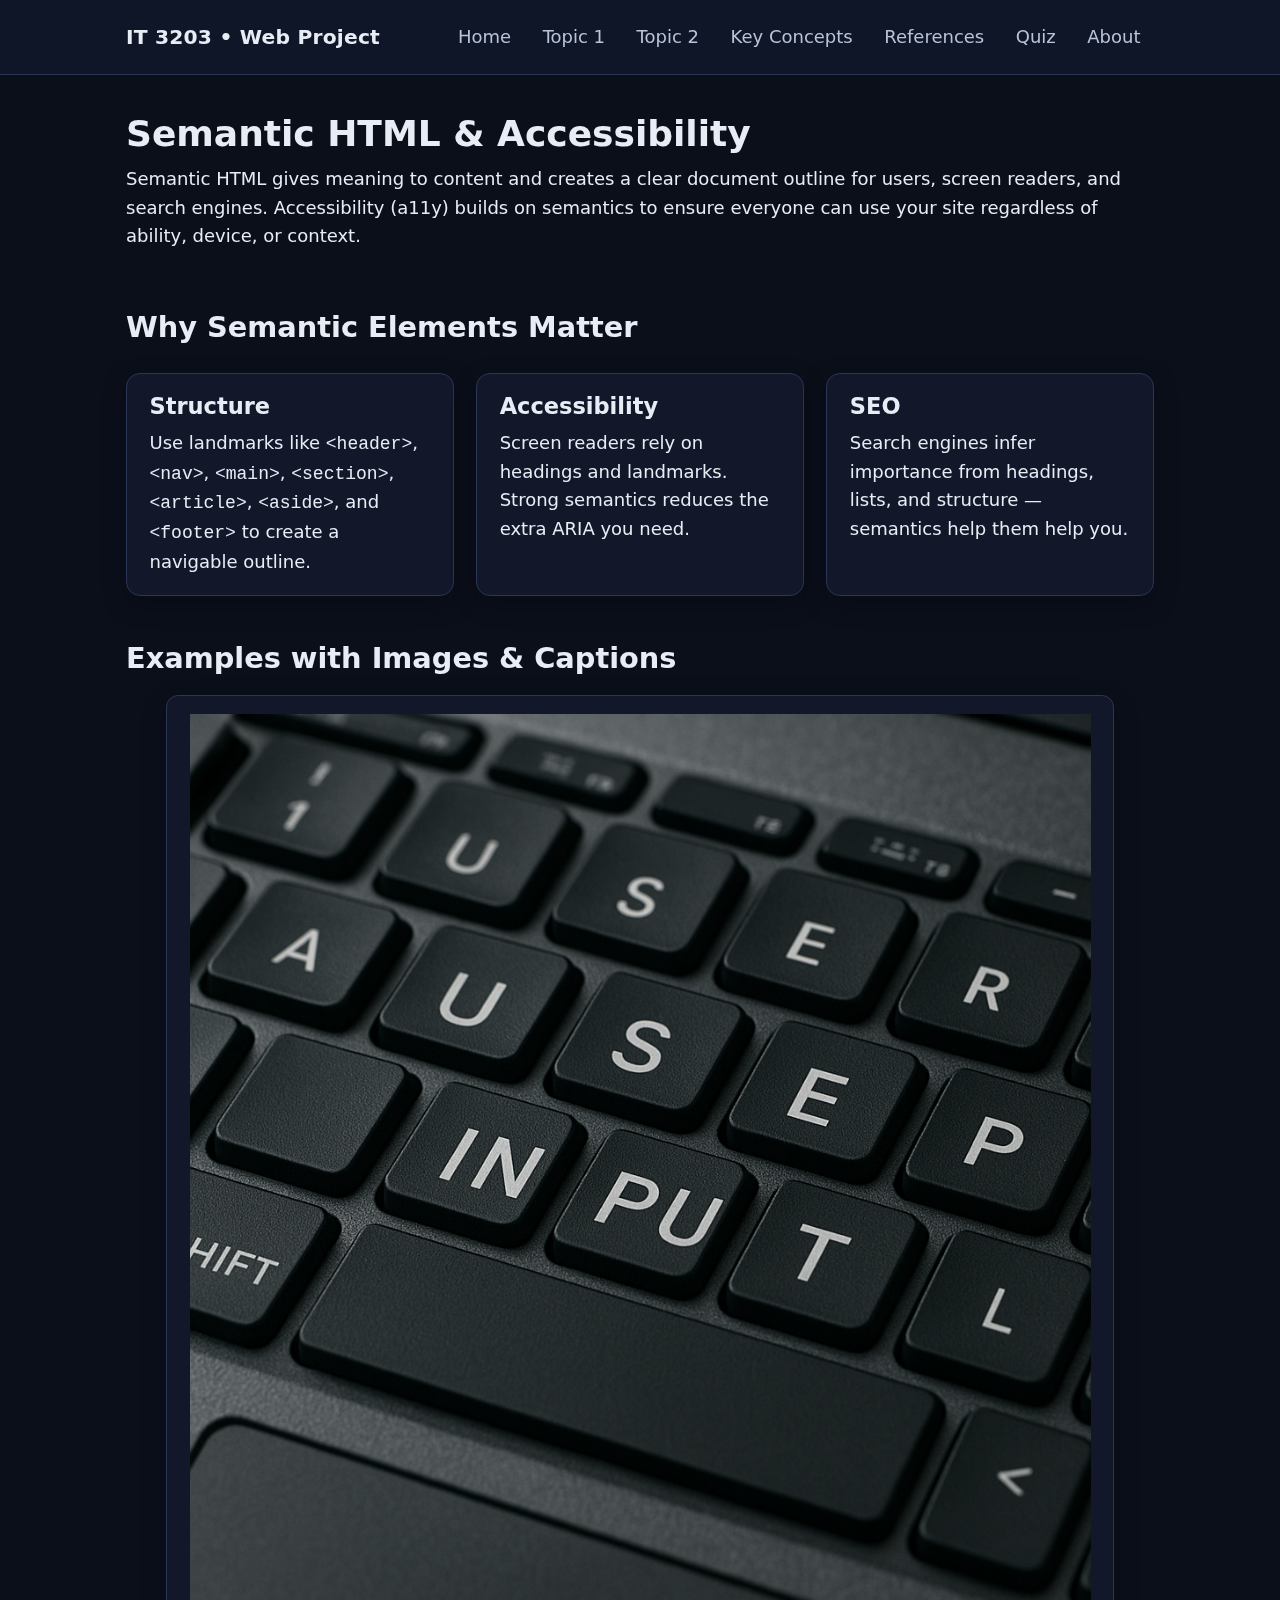
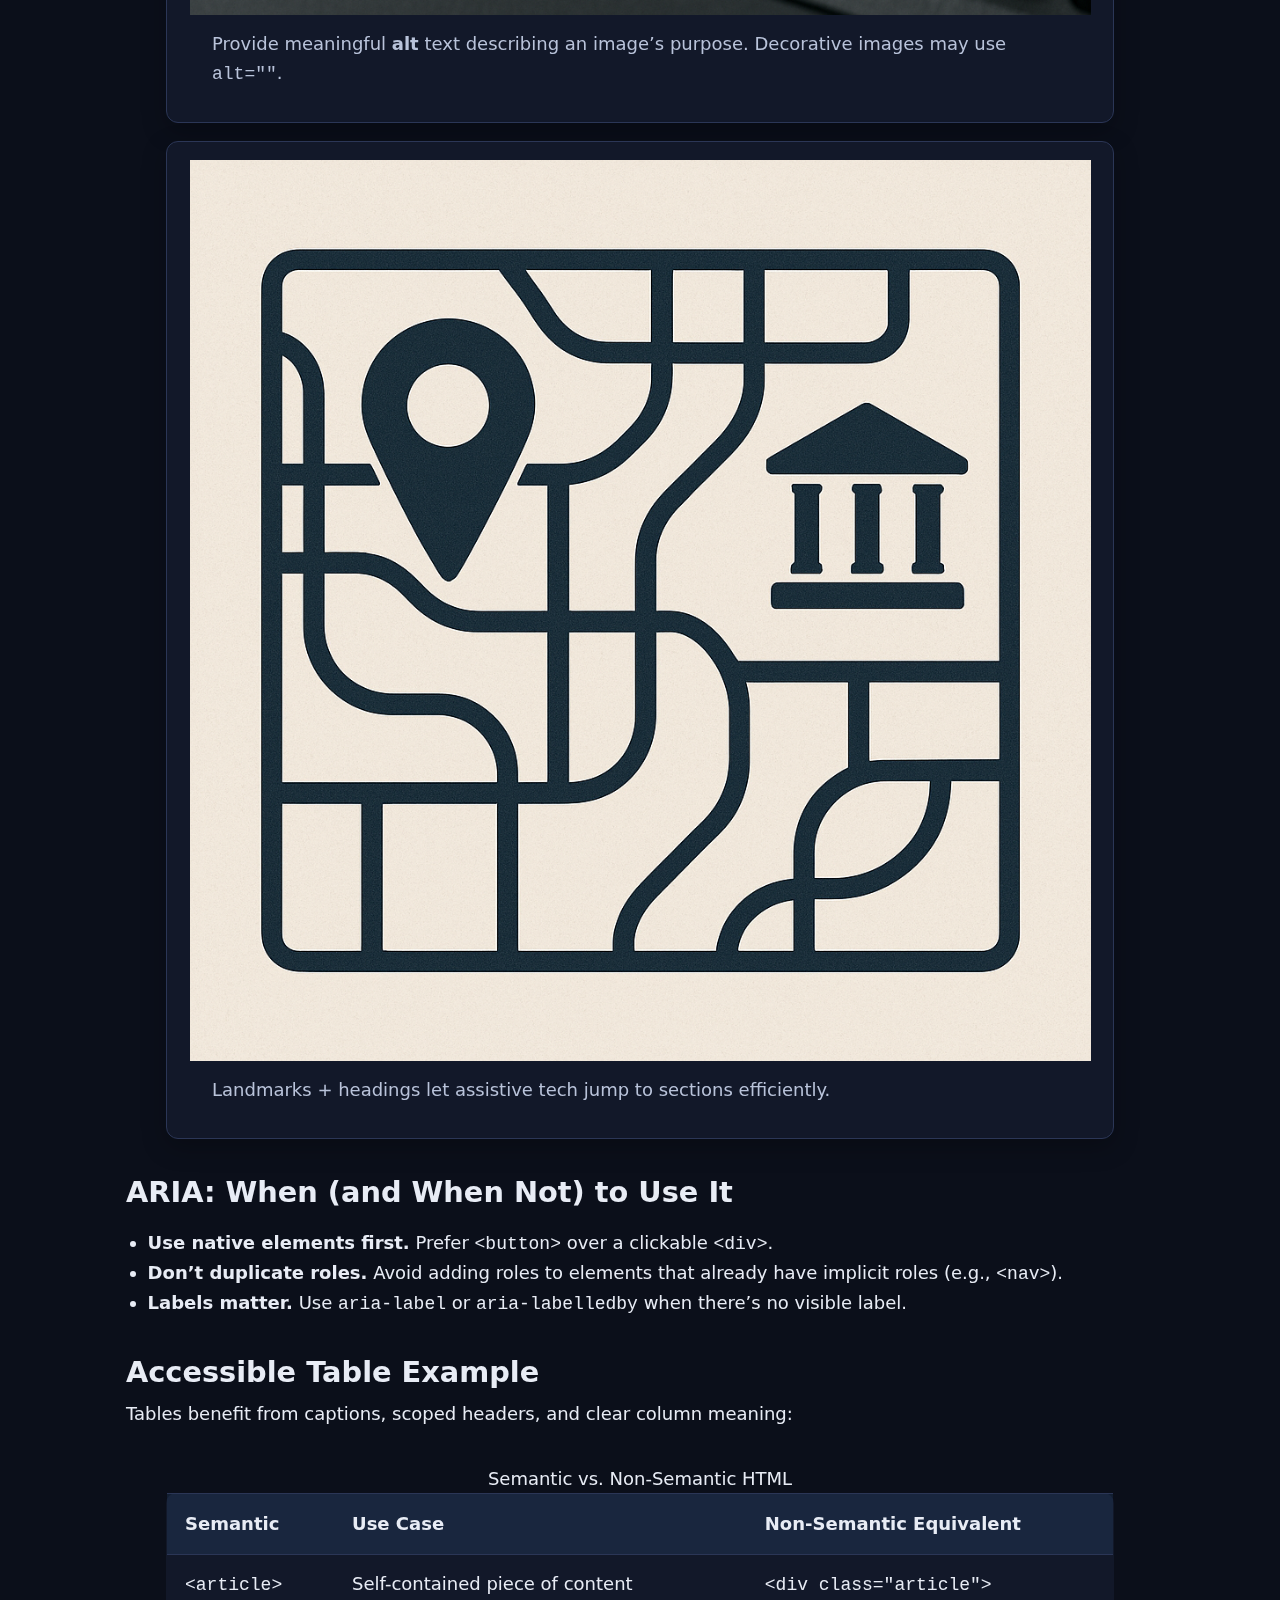
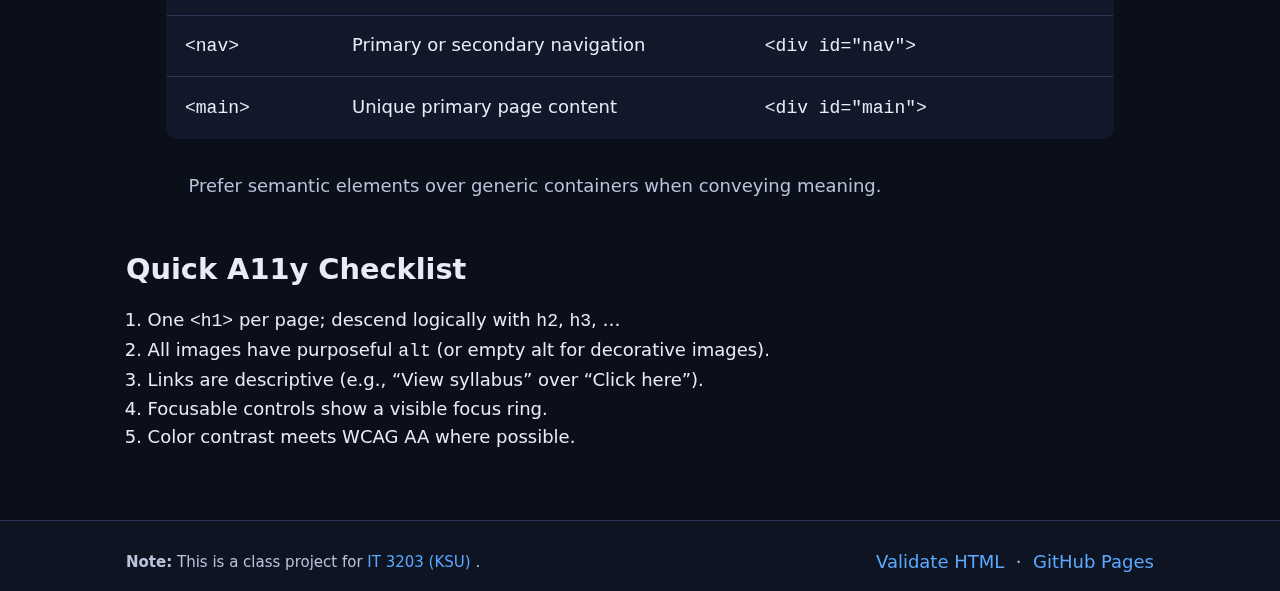
<file: topic1.html>
<!DOCTYPE html>
<html lang="en">
<head>
  <meta charset="UTF-8" />
  <meta name="viewport" content="width=device-width, initial-scale=1" />
  <title>Topic 1 | Semantic HTML & Accessibility</title>
  <link rel="stylesheet" href="styles.css" />
  <!-- Dev note: This page demonstrates headings, lists, images+alt, and a table (Milestone reqs). -->
</head>
<body>
  <!-- ===== Shared header / nav ===== -->
  <header>
    <div class="container nav">
      <div class="brand">IT 3203 • Web Project</div>

      <!-- Mobile hamburger -->
      <button class="nav-toggle" aria-expanded="false" aria-controls="primary-nav" aria-label="Toggle menu">☰</button>

      <!-- Primary nav (same links on every page) -->
      <nav id="primary-nav" aria-label="Primary">
        <a href="index.html">Home</a>
        <a href="topic1.html" aria-current="page">Topic 1</a>
        <a href="topic2.html">Topic 2</a>
        <a href="concepts.html">Key Concepts</a>
        <a href="references.html">References</a>
        <a href="quiz.html">Quiz</a>
        <a href="about.html">About</a>
      </nav>
    </div>
  </header>

  <!-- ===== Main content ===== -->
  <main class="container">
    <section class="hero">
      <h1>Semantic HTML & Accessibility</h1>
      <p>
        Semantic HTML gives meaning to content and creates a clear document outline for users,
        screen readers, and search engines. Accessibility (a11y) builds on semantics to ensure
        everyone can use your site regardless of ability, device, or context.
      </p>
    </section>

    <section aria-labelledby="sec-semantics">
      <h2 id="sec-semantics">Why Semantic Elements Matter</h2>
      <div class="grid">
        <article class="card">
          <h3>Structure</h3>
          <p>
            Use landmarks like <code>&lt;header&gt;</code>, <code>&lt;nav&gt;</code>, <code>&lt;main&gt;</code>,
            <code>&lt;section&gt;</code>, <code>&lt;article&gt;</code>, <code>&lt;aside&gt;</code>, and <code>&lt;footer&gt;</code>
            to create a navigable outline.
          </p>
        </article>
        <article class="card">
          <h3>Accessibility</h3>
          <p>
            Screen readers rely on headings and landmarks. Strong semantics reduces the extra ARIA you need.
          </p>
        </article>
        <article class="card">
          <h3>SEO</h3>
          <p>
            Search engines infer importance from headings, lists, and structure — semantics help them help you.
          </p>
        </article>
      </div>
    </section>

    <section aria-labelledby="sec-fig">
      <h2 id="sec-fig">Examples with Images &amp; Captions</h2>

      <figure class="media card">
        <img
          src="19d8b030-1d71-452e-94dd-f6d66e05bc4c.png"
          alt="Computer keyboard close-up, representing user input and accessibility concepts"
          loading="lazy" width="1280" height="853">
        <figcaption>
          Provide meaningful <strong>alt</strong> text describing an image’s purpose. Decorative images may use
          <code>alt=""</code>.
        </figcaption>
      </figure>

      <figure class="media card">
        <img
          src="ChatGPT Image Dec 8, 2025, 11_16_10 PM.png"
          alt="Abstract UI illustration suggesting navigation and landmark regions"
          loading="lazy" width="1280" height="853">
        <figcaption>
          Landmarks + headings let assistive tech jump to sections efficiently.
        </figcaption>
      </figure>
    </section>

    <section aria-labelledby="sec-aria">
      <h2 id="sec-aria">ARIA: When (and When Not) to Use It</h2>
      <ul>
        <li><strong>Use native elements first.</strong> Prefer <code>&lt;button&gt;</code> over a clickable <code>&lt;div&gt;</code>.</li>
        <li><strong>Don’t duplicate roles.</strong> Avoid adding roles to elements that already have implicit roles (e.g., <code>&lt;nav&gt;</code>).</li>
        <li><strong>Labels matter.</strong> Use <code>aria-label</code> or <code>aria-labelledby</code> when there’s no visible label.</li>
      </ul>
    </section>

    <section aria-labelledby="sec-table">
      <h2 id="sec-table">Accessible Table Example</h2>
      <p>Tables benefit from captions, scoped headers, and clear column meaning:</p>

      <figure class="media">
        <div class="table-wrap">
          <table class="table">
            <caption>Semantic vs. Non-Semantic HTML</caption>
            <thead>
              <tr>
                <th scope="col">Semantic</th>
                <th scope="col">Use Case</th>
                <th scope="col">Non-Semantic Equivalent</th>
              </tr>
            </thead>
            <tbody>
              <tr>
                <td><code>&lt;article&gt;</code></td>
                <td>Self-contained piece of content</td>
                <td><code>&lt;div class="article"&gt;</code></td>
              </tr>
              <tr>
                <td><code>&lt;nav&gt;</code></td>
                <td>Primary or secondary navigation</td>
                <td><code>&lt;div id="nav"&gt;</code></td>
              </tr>
              <tr>
                <td><code>&lt;main&gt;</code></td>
                <td>Unique primary page content</td>
                <td><code>&lt;div id="main"&gt;</code></td>
              </tr>
            </tbody>
          </table>
        </div>
        <figcaption>Prefer semantic elements over generic containers when conveying meaning.</figcaption>
      </figure>
    </section>

    <section aria-labelledby="sec-checklist">
      <h2 id="sec-checklist">Quick A11y Checklist</h2>
      <ol>
        <li>One <code>&lt;h1&gt;</code> per page; descend logically with <code>h2</code>, <code>h3</code>, …</li>
        <li>All images have purposeful <code>alt</code> (or empty alt for decorative images).</li>
        <li>Links are descriptive (e.g., “View syllabus” over “Click here”).</li>
        <li>Focusable controls show a visible focus ring.</li>
        <li>Color contrast meets WCAG AA where possible.</li>
      </ol>
    </section>
  </main>

  <!-- ===== Shared footer ===== -->
  <footer>
    <div class="container footer-grid">
      <small>
        <strong>Note:</strong> This is a class project for
        <a class="text-link" href="https://ksuweb.github.io/IT3203/" target="_blank" rel="noopener noreferrer">
          IT 3203 (KSU)
        </a>.
      </small>
      <div>
        <a class="text-link" href="https://validator.w3.org/" target="_blank" rel="noopener noreferrer">Validate HTML</a>
        &nbsp;·&nbsp;
        <a class="text-link" href="https://pages.github.com/" target="_blank" rel="noopener noreferrer">GitHub Pages</a>
      </div>
    </div>
  </footer>

  <!-- Shared JS: nav toggle + (quiz logic runs only on quiz page) -->
  <script src="app.js" defer></script>
</body>
</html>
</file>
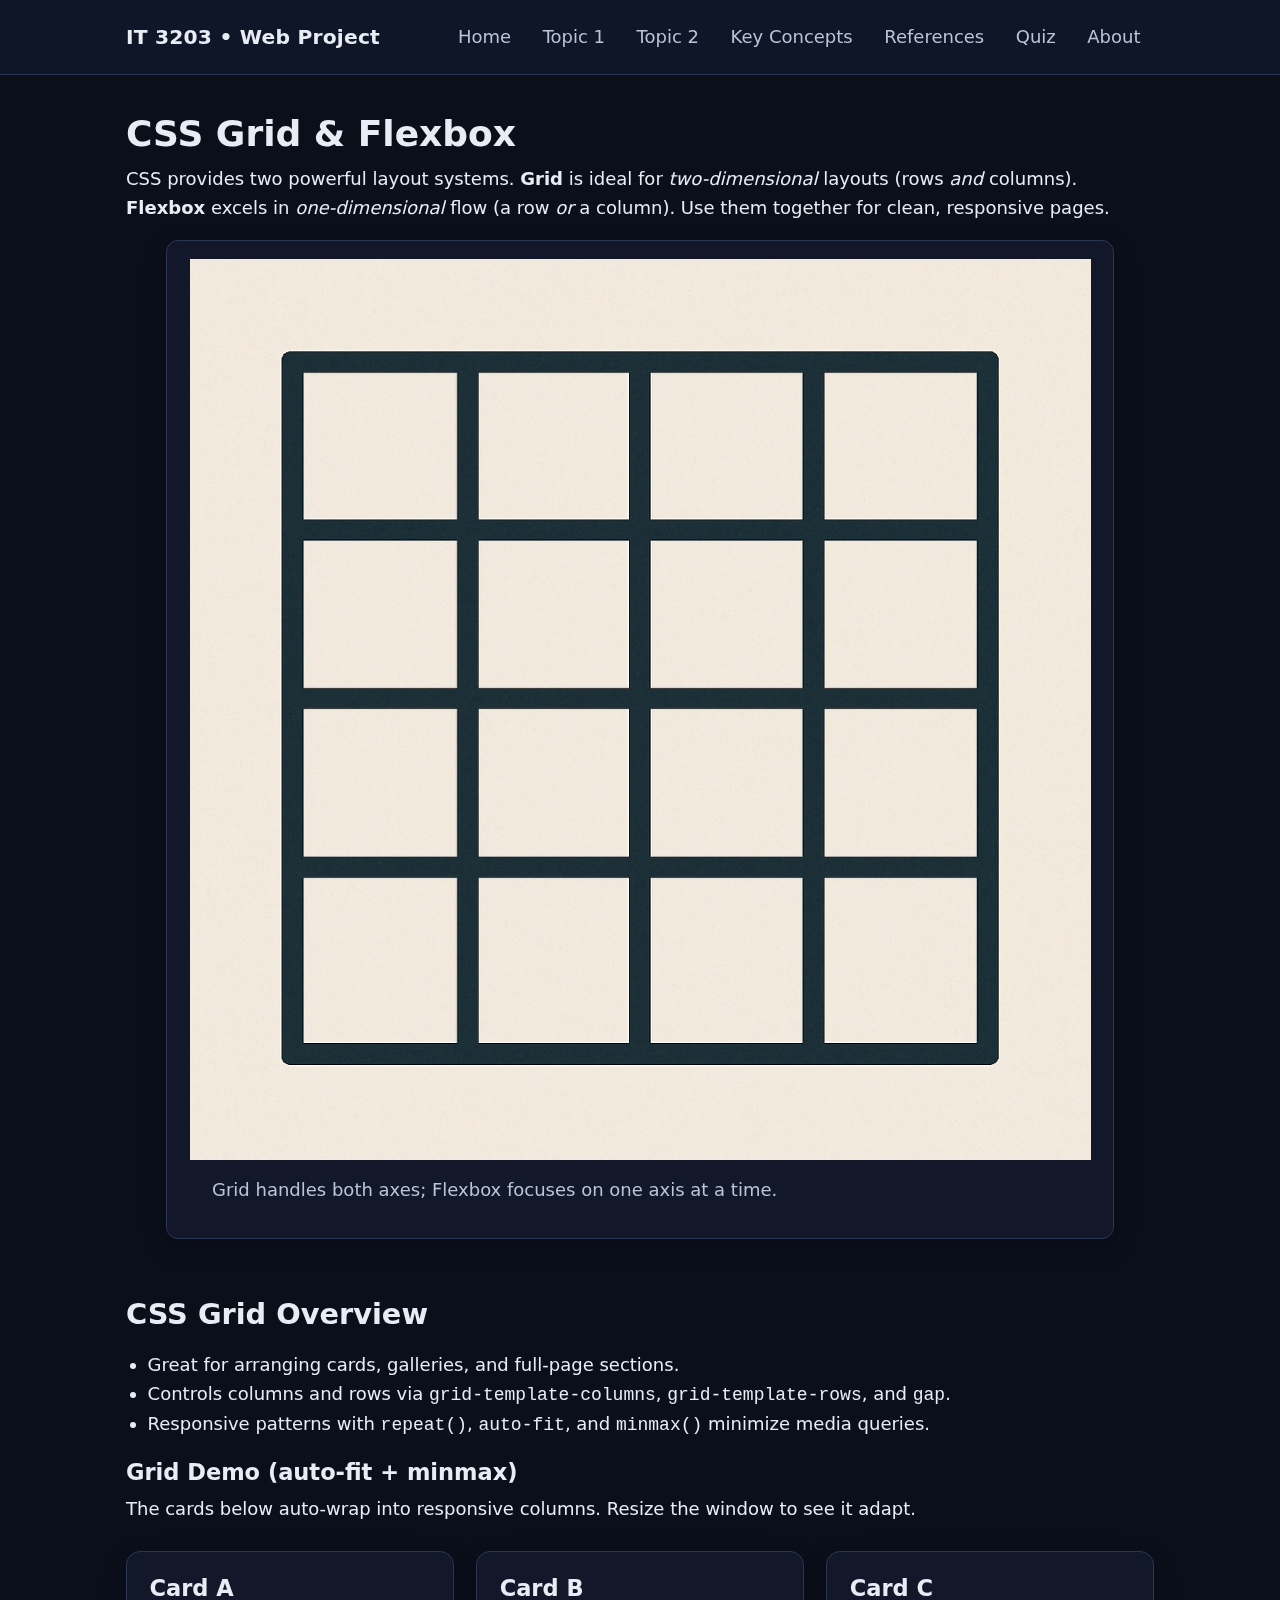
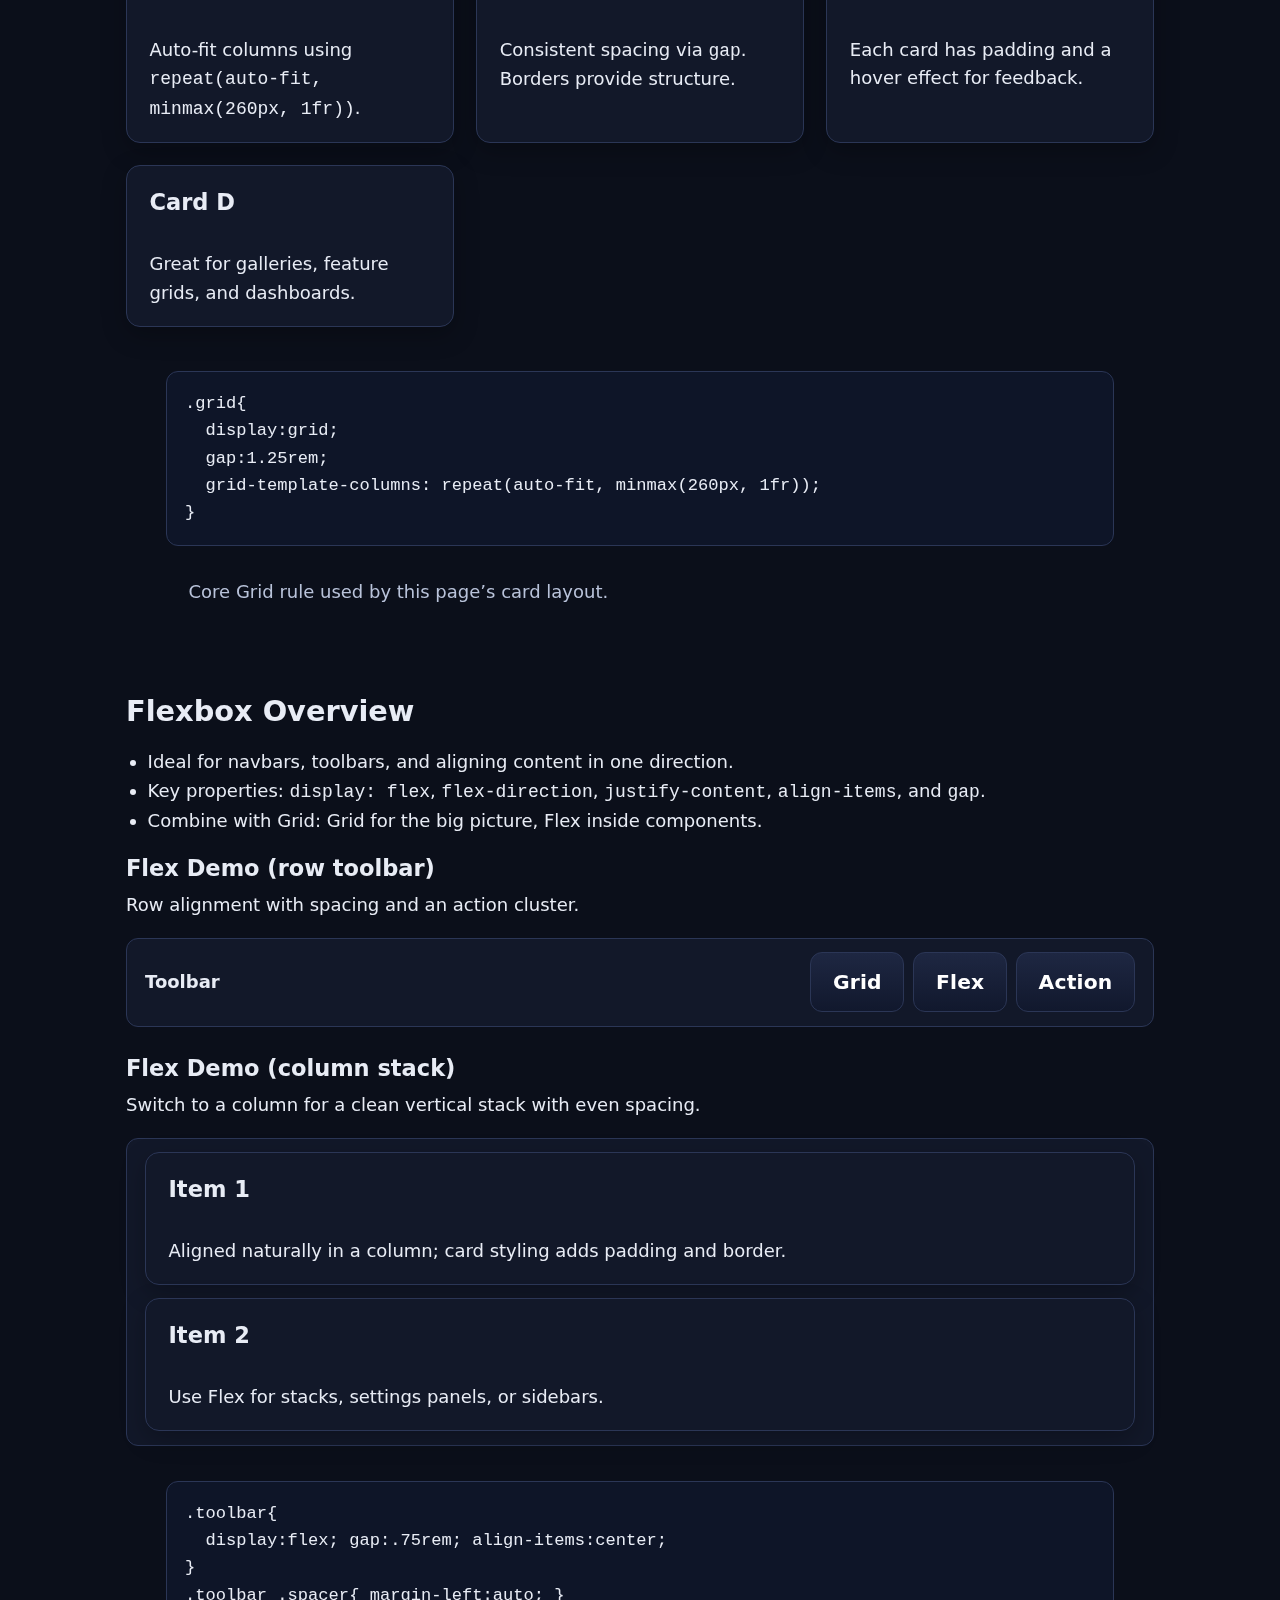
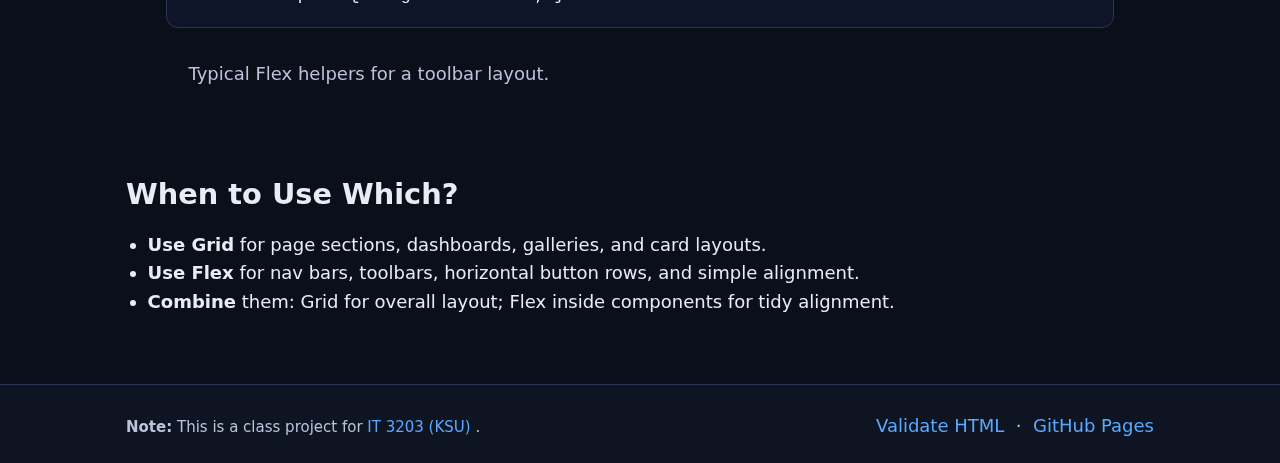
<file: topic2.html>
<!DOCTYPE html>
<html lang="en">
<head>
  <meta charset="UTF-8" />
  <meta name="viewport" content="width=device-width, initial-scale=1" />
  <title>Topic 2 | CSS Layout (Grid & Flexbox)</title>
  <link rel="stylesheet" href="styles.css" />
</head>
<body>
  <!-- ===== Shared header / nav ===== -->
  <header>
    <div class="container nav">
      <div class="brand">IT 3203 • Web Project</div>

      <!-- Mobile hamburger (must match app.js selectors) -->
      <button class="nav-toggle" aria-expanded="false" aria-controls="primary-nav" aria-label="Toggle menu">☰</button>

      <!-- Primary nav (must have id="primary-nav") -->
      <nav id="primary-nav" aria-label="Primary">
        <a href="index.html">Home</a>
        <a href="topic1.html">Topic 1</a>
        <a href="topic2.html" aria-current="page">Topic 2</a>
        <a href="concepts.html">Key Concepts</a>
        <a href="references.html">References</a>
        <a href="quiz.html">Quiz</a>
        <a href="about.html">About</a>
      </nav>
    </div>
  </header>

  <!-- ===== Main ===== -->
  <main class="container">
    <!-- Hero -->
    <section class="hero">
      <h1>CSS Grid &amp; Flexbox</h1>
      <p>
        CSS provides two powerful layout systems. <strong>Grid</strong> is ideal for
        <em>two-dimensional</em> layouts (rows <em>and</em> columns). <strong>Flexbox</strong> excels in
        <em>one-dimensional</em> flow (a row <em>or</em> a column). Use them together for clean, responsive pages.
      </p>

      <figure class="media card">
        <img
          src="ChatGPT Image Dec 8, 2025, 11_20_38 PM.png"
          alt="Abstract geometric grid illustrating rows and columns in a layout"
          loading="lazy" width="1280" height="853">
        <figcaption>Grid handles both axes; Flexbox focuses on one axis at a time.</figcaption>
      </figure>
    </section>

    <!-- ===== Grid section ===== -->
    <section id="grid" aria-labelledby="grid-title">
      <h2 id="grid-title">CSS Grid Overview</h2>
      <ul>
        <li>Great for arranging cards, galleries, and full-page sections.</li>
        <li>Controls columns and rows via <code>grid-template-columns</code>, <code>grid-template-rows</code>, and <code>gap</code>.</li>
        <li>Responsive patterns with <code>repeat()</code>, <code>auto-fit</code>, and <code>minmax()</code> minimize media queries.</li>
      </ul>

      <h3>Grid Demo (auto-fit + minmax)</h3>
      <p>The cards below auto-wrap into responsive columns. Resize the window to see it adapt.</p>

      <div class="grid" aria-label="Responsive card grid">
        <article class="card">
          <h4>Card A</h4>
          <p>Auto-fit columns using <code>repeat(auto-fit, minmax(260px, 1fr))</code>.</p>
        </article>
        <article class="card">
          <h4>Card B</h4>
          <p>Consistent spacing via <code>gap</code>. Borders provide structure.</p>
        </article>
        <article class="card">
          <h4>Card C</h4>
          <p>Each card has padding and a hover effect for feedback.</p>
        </article>
        <article class="card">
          <h4>Card D</h4>
          <p>Great for galleries, feature grids, and dashboards.</p>
        </article>
      </div>

      <figure class="media">
        <pre class="code"><code>.grid{
  display:grid;
  gap:1.25rem;
  grid-template-columns: repeat(auto-fit, minmax(260px, 1fr));
}</code></pre>
        <figcaption>Core Grid rule used by this page’s card layout.</figcaption>
      </figure>
    </section>

    <!-- ===== Flex section ===== -->
    <section id="flex" style="margin-top: var(--space-4);" aria-labelledby="flex-title">
      <h2 id="flex-title">Flexbox Overview</h2>
      <ul>
        <li>Ideal for navbars, toolbars, and aligning content in one direction.</li>
        <li>Key properties: <code>display: flex</code>, <code>flex-direction</code>, <code>justify-content</code>, <code>align-items</code>, and <code>gap</code>.</li>
        <li>Combine with Grid: Grid for the big picture, Flex inside components.</li>
      </ul>

      <h3>Flex Demo (row toolbar)</h3>
      <p>Row alignment with spacing and an action cluster.</p>
      <div style="
        display:flex; align-items:center; justify-content:space-between; gap:.75rem;
        padding:.75rem 1rem; border:1px solid var(--border); border-radius:12px; background:var(--card);">
        <div style="font-weight:600;">Toolbar</div>
        <div style="display:flex; gap:.5rem;">
          <a class="btn" href="#grid">Grid</a>
          <a class="btn" href="#flex">Flex</a>
          <a class="btn" href="#!" aria-label="Demo action">Action</a>
        </div>
      </div>

      <h3 style="margin-top: var(--space-3);">Flex Demo (column stack)</h3>
      <p>Switch to a column for a clean vertical stack with even spacing.</p>
      <div style="
        display:flex; flex-direction:column; gap:.75rem;
        padding:.75rem 1rem; border:1px solid var(--border); border-radius:12px; background:var(--card);">
        <article class="card">
          <h4>Item 1</h4>
          <p>Aligned naturally in a column; card styling adds padding and border.</p>
        </article>
        <article class="card">
          <h4>Item 2</h4>
          <p>Use Flex for stacks, settings panels, or sidebars.</p>
        </article>
      </div>

      <figure class="media" style="margin-top: var(--space-2);">
        <pre class="code"><code>.toolbar{
  display:flex; gap:.75rem; align-items:center;
}
.toolbar .spacer{ margin-left:auto; }</code></pre>
        <figcaption>Typical Flex helpers for a toolbar layout.</figcaption>
      </figure>
    </section>

    <!-- ===== Guidance ===== -->
    <section style="margin-top: var(--space-4);" aria-labelledby="when-title">
      <h2 id="when-title">When to Use Which?</h2>
      <ul>
        <li><strong>Use Grid</strong> for page sections, dashboards, galleries, and card layouts.</li>
        <li><strong>Use Flex</strong> for nav bars, toolbars, horizontal button rows, and simple alignment.</li>
        <li><strong>Combine</strong> them: Grid for overall layout; Flex inside components for tidy alignment.</li>
      </ul>
    </section>
  </main>

  <!-- ===== Shared footer ===== -->
  <footer>
    <div class="container footer-grid">
      <small>
        <strong>Note:</strong> This is a class project for
        <a class="text-link" href="https://ksuweb.github.io/IT3203/" target="_blank" rel="noopener noreferrer">
          IT 3203 (KSU)
        </a>.
      </small>
      <div>
        <a class="text-link" href="https://validator.w3.org/" target="_blank" rel="noopener noreferrer">Validate HTML</a>
        &nbsp;·&nbsp;
        <a class="text-link" href="https://pages.github.com/" target="_blank" rel="noopener noreferrer">GitHub Pages</a>
      </div>
    </div>
  </footer>

  <!-- Load the JS that toggles the hamburger -->
  <script src="app.js" defer></script>
</body>
</html>
</file>
<file: styles.css>
/* 
IT 3203 • styles.css
- Single shared stylesheet for all pages
- Dark, clean business theme + responsive layout
- Grid (cards), Flex (nav), hover/focus states, larger typography
- Mobile hamburger nav, color-coded quiz feedback
*/

/* ========== Theme variables ========== */
:root{
  --bg: #0b0f1a;
  --card: #121829;
  --border: #2b3656;
  --text: #e8ecf5;
  --muted: #b9c3da;
  --brand: #5aa9ff;
  --brand-600: #2f86ef;
  --ring: #8bd1ff;

  --radius: 14px;
  --space-1: .5rem;
  --space-2: 1rem;
  --space-3: 1.5rem;
  --space-4: 2rem;
  --maxw: 1100px;

  /* Global typography scale */
  --base-font-size: 18px;
  --heading-scale-1: 2.0rem;  /* h1 */
  --heading-scale-2: 1.6rem;  /* h2 */
  --heading-scale-3: 1.25rem; /* h3/h4 */
}

/* ========== Reset-ish ========== */
*{ box-sizing: border-box; }
html, body{ margin:0; padding:0; }
img{ max-width:100%; height:auto; display:block; }

/* ========== Base ========== */
html{ font-size: var(--base-font-size); }
body{
  font-family: system-ui, -apple-system, "Segoe UI", Roboto, Inter, Arial, sans-serif;
  background: var(--bg);
  color: var(--text);
  line-height: 1.6;
}
h1,h2,h3{ line-height:1.25; margin:0 0 .5rem 0; }
h1{ font-size: var(--heading-scale-1); font-weight: 800; }
h2{ font-size: var(--heading-scale-2); font-weight: 700; }
h3, h4{ font-size: var(--heading-scale-3); font-weight: 700; }
p{ margin: 0 0 var(--space-2) 0; }
ul, ol{ padding-left: 1.2rem; }

a{
  color:#cfe3ff;
  text-decoration:none;
  transition: color .15s ease, text-shadow .15s ease, text-underline-offset .15s ease;
}
a:hover{
  color:#fff;
  text-shadow:0 0 8px rgba(140,197,255,.35);
}
a:focus-visible{
  outline:none;
  box-shadow:0 0 0 3px var(--ring);
  border-radius:6px;
}
a[href^="http"]:hover{ text-decoration: underline; }
.text-link{
  color:var(--brand);
  text-underline-offset:2px;
}
.text-link:hover{
  color:var(--brand-600);
  text-decoration:underline;
  text-underline-offset:4px;
}

/* ========== Layout helpers ========== */
.container{
  width: min(100% - 2rem, var(--maxw));
  margin-inline:auto;
  padding-inline: 1rem; /* default side padding */
}
@media (min-width: 640px){ .container{ padding-inline: 1.5rem; } }
@media (min-width:1024px){ .container{ padding-inline: 2rem; } }

/* ========== Header / Navbar ========== */
header{
  position: sticky; top:0; z-index:10;
  background: rgba(19,26,46,.6);
  backdrop-filter: blur(6px) saturate(140%);
  border-bottom:1px solid var(--border);
}
.nav{
  display:flex; align-items:center; justify-content:space-between;
  padding-block:.75rem;
}
.brand{ font-size:1.125rem; font-weight:800; letter-spacing:.2px; }

/* Top nav links */
.nav a{
  color: var(--muted);
  padding:.5rem .75rem;
  border-radius:10px;
  transition: color .2s, background-color .2s, text-underline-offset .2s;
}
.nav a:hover{
  color: var(--text);
  background: rgba(90,169,255,.12);
  text-decoration: underline;
  text-underline-offset: 3px;
}
a:focus-visible, button:focus-visible{
  outline: none;
  box-shadow: 0 0 0 3px var(--ring);
  border-radius: 12px;
}

/* ========== Mobile nav toggle ========== */
.nav-toggle{
  display:inline-flex;
  align-items:center;
  justify-content:center;
  width:44px; height:44px; /* finger-friendly */
  border:1px solid var(--border);
  border-radius:10px;
  background: linear-gradient(180deg,#1e2742,#11182d);
  color: var(--text);
  cursor:pointer;
}

#primary-nav{
  display:none;              /* collapsed by default on small screens */
  flex-direction:column;
  gap:.25rem;
  margin-top:.5rem;
}
#primary-nav.open{ display:flex; }

/* On wider screens, show the menu inline and hide the toggle */
@media (min-width:768px){
  .nav-toggle{ display:none; }
  #primary-nav{
    display:flex !important;
    flex-direction:row;
    gap:.25rem;
    margin-top:0;
  }
}

/* ========== Hero / Sections ========== */
.hero{ padding-block: var(--space-4); }
section{ padding-block: .25rem .75rem; } /* gentle vertical rhythm */

/* ========== Cards ========== */
.card{
  background: var(--card);
  border:1px solid var(--border);
  border-radius: var(--radius);
  padding: 1rem 1.25rem;
  box-shadow: 0 8px 24px rgba(0,0,0,.25);
  transition: transform .15s ease, box-shadow .15s ease, border-color .15s ease;
}
.card:hover{
  transform: translateY(-2px);
  border-color: var(--brand);
  box-shadow: 0 10px 28px rgba(0,0,0,.35);
}
.card > :first-child{ margin-top:0; }
.card > :last-child{ margin-bottom:0; }

/* ========== Buttons ========== */
button,
.btn,
input[type="submit"],
input[type="button"],
input[type="reset"]{
  display:inline-block;
  padding: 1rem 1.2rem;
  border:1px solid var(--border);
  border-radius:12px;
  background: linear-gradient(180deg,#1e2742,#11182d);
  color:#fff;
  font-weight:800;
  font-size:1.125rem;
  line-height:1.1;
  letter-spacing:.2px;
  cursor:pointer;
  transition: transform .15s ease, border-color .15s ease, background .15s ease, box-shadow .15s ease, color .15s ease;
}
button:hover,
.btn:hover,
input[type="submit"]:hover,
input[type="button"]:hover,
input[type="reset"]:hover{
  border-color: var(--brand);
  background: linear-gradient(180deg,#2a3a62,#151d36);
  transform: translateY(-1px);
  box-shadow: 0 8px 24px rgba(0,0,0,.35), 0 0 0 3px rgba(90,169,255,.15);
}

/* ========== Grid (cards layout) ========== */
.grid{
  display:grid;
  grid-template-columns: repeat(auto-fit, minmax(260px,1fr));
  gap: 1.25rem;
  margin-block: var(--space-3);
}

/* ========== Tables ========== */
.table-wrap{
  overflow-x:auto;
  -webkit-overflow-scrolling:touch;
  border-radius:12px;
}
table{
  width:100%;
  border-collapse: collapse;
  border: 1px solid var(--border);
  background: var(--card);
  border-radius: 10px;
  overflow:hidden;
  margin-block: var(--space-2);
}
th, td{
  padding:.85rem 1rem;
  border-bottom:1px solid var(--border);
  text-align:left;
  vertical-align:top;
}
thead th{ background: rgba(90,169,255,.10); }

/* ========== Footer ========== */
footer{
  margin-top: var(--space-4);
  padding-block: var(--space-3);
  border-top: 1px solid var(--border);
  color: var(--muted);
  background: rgba(18,24,41,.6);
}
.footer-grid{ display:grid; gap: var(--space-2); }
@media(min-width:720px){
  .footer-grid{ grid-template-columns: 1fr auto; align-items:center; }
}

/* ========== ID demo (TOC box) ========== */
#toc{
  border:1px dashed var(--border);
  padding: var(--space-2);
  border-radius: 10px;
  background: rgba(255,255,255,.02);
}

/* ========== Code blocks ========== */
pre.code{
  background:#0e1528;
  border:1px solid var(--border);
  border-radius:12px;
  padding:1rem;
  overflow:auto;
  font-size:.95rem;
}

/* ========== Media ========== */
.media{ border-radius:12px; overflow:hidden; }
.media figcaption{ padding:.85rem 1.25rem; color:var(--muted); }

/* ========== Quiz styling (feedback & coloring) ========== */
.q-feedback{ margin-top:.5rem; font-weight:700; }
.q-feedback.correct{ color:#16a34a; }     /* green */
.q-feedback.incorrect{ color:#ff6b6b; }   /* red */

.quiz-form fieldset{
  border:1px solid var(--border);
  border-radius:12px;
  padding:1rem;
  margin-bottom:1rem;
  background: var(--card);
  transition: border-color .15s ease, box-shadow .15s ease, background .15s ease;
}
.quiz-form fieldset.is-correct{
  border-color:#16a34a;
  box-shadow: 0 0 0 2px rgba(22,163,74,.25) inset;
  background: rgba(22,163,74,.06);
}
.quiz-form fieldset.is-incorrect{
  border-color:#ff6b6b;
  box-shadow: 0 0 0 2px rgba(255,107,107,.25) inset;
  background: rgba(255,107,107,.06);
}

/* Option labels so we can color the user selection & right answers */
label.choice{
  display:block;
  border:1px solid var(--border);
  border-radius:10px;
  padding:.5rem .75rem;
  margin:.375rem 0;
  transition: background .15s ease, border-color .15s ease, color .15s ease;
}
label.choice.correct{
  border-color:#16a34a;
  background: rgba(22,163,74,.12);
}
label.choice.incorrect{
  border-color:#ff6b6b;
  background: rgba(255,107,107,.12);
}
/* When the user is wrong, also show the right answer */
label.choice.answer{
  border-style: dashed;
  border-color:#16a34a;
}

/* Quiz results block */
#overall{ font-size: 1.125rem; font-weight: 800; }
#score-badge{ font-size: 1rem; }

/* Actions row */
.quiz-actions{
  display:flex; gap:.75rem; flex-wrap:wrap;
  margin-top:1rem;
}

/* ========== Utilities ========== */
/* Visually hidden (for accessible, invisible labels) */
.sr-only{
  position:absolute !important;
  width:1px; height:1px;
  padding:0; margin:-1px;
  overflow:hidden;
  clip:rect(0 0 0 0);
  white-space:nowrap; border:0;
}

/* Respect reduced motion */
@media (prefers-reduced-motion: reduce){
  *{ transition: none !important; scroll-behavior: auto !important; }
}


/* ====== Mobile-first base (already mostly mobile) ====== */
/* Ensure nav can collapse */
.nav { gap: .5rem; }
.nav-toggle { display: inline-block; font-size: 1.25rem; background: none; border: 1px solid var(--border); padding: .4rem .6rem; border-radius: 10px; }
#primary-nav { display: none; flex-direction: column; gap: .25rem; }
#primary-nav.open { display: flex; }
/* Make content breathe on small screens */
.container { padding-inline: 1rem; }
.hero img, .media img { width: 100%; height: auto; }

/* Tables: horizontal scroll on small screens */
.table-wrapper { overflow-x: auto; -webkit-overflow-scrolling: touch; border: 1px solid var(--border); border-radius: 10px; }
.table-wrapper > table { min-width: 640px; border: none; }

/* Forms (quiz): full-width controls & comfortable tap targets */
.quiz-form input[type="text"],
.quiz-form input[type="email"],
.quiz-form input[type="number"],
.quiz-form select,
.quiz-form textarea {
  width: 100%;
  max-width: 100%;
  padding: .75rem .9rem;
  border: 1px solid var(--border);
  border-radius: 10px;
  background: #0e1528;
  color: var(--text);
}
label.choice { padding: .65rem .8rem; }           /* bigger tap area */
button, .btn { min-height: 44px; }                 /* mobile tap target */

/* Images: never overflow */
img { max-width: 100%; height: auto; display: block; }

/* ====== Breakpoint 1: tablets and up (>= 640px) ====== */
@media (min-width: 640px) {
  .container { padding-inline: 1.5rem; }
  .grid { gap: 1.25rem; grid-template-columns: repeat(auto-fit, minmax(260px, 1fr)); }
}

/* ====== Breakpoint 2: desktops (>= 768px) ====== */
@media (min-width: 768px) {
  /* Desktop nav: show links inline, hide hamburger */
  .nav { align-items: center; }
  .nav-toggle { display: none; }
  #primary-nav { display: flex !important; flex-direction: row; gap: .25rem; margin-top: 0; }
}

/* Optional larger desktop spacing (>= 1024px) */
@media (min-width: 1024px) {
  .container { padding-inline: 2rem; }
}
</file>
